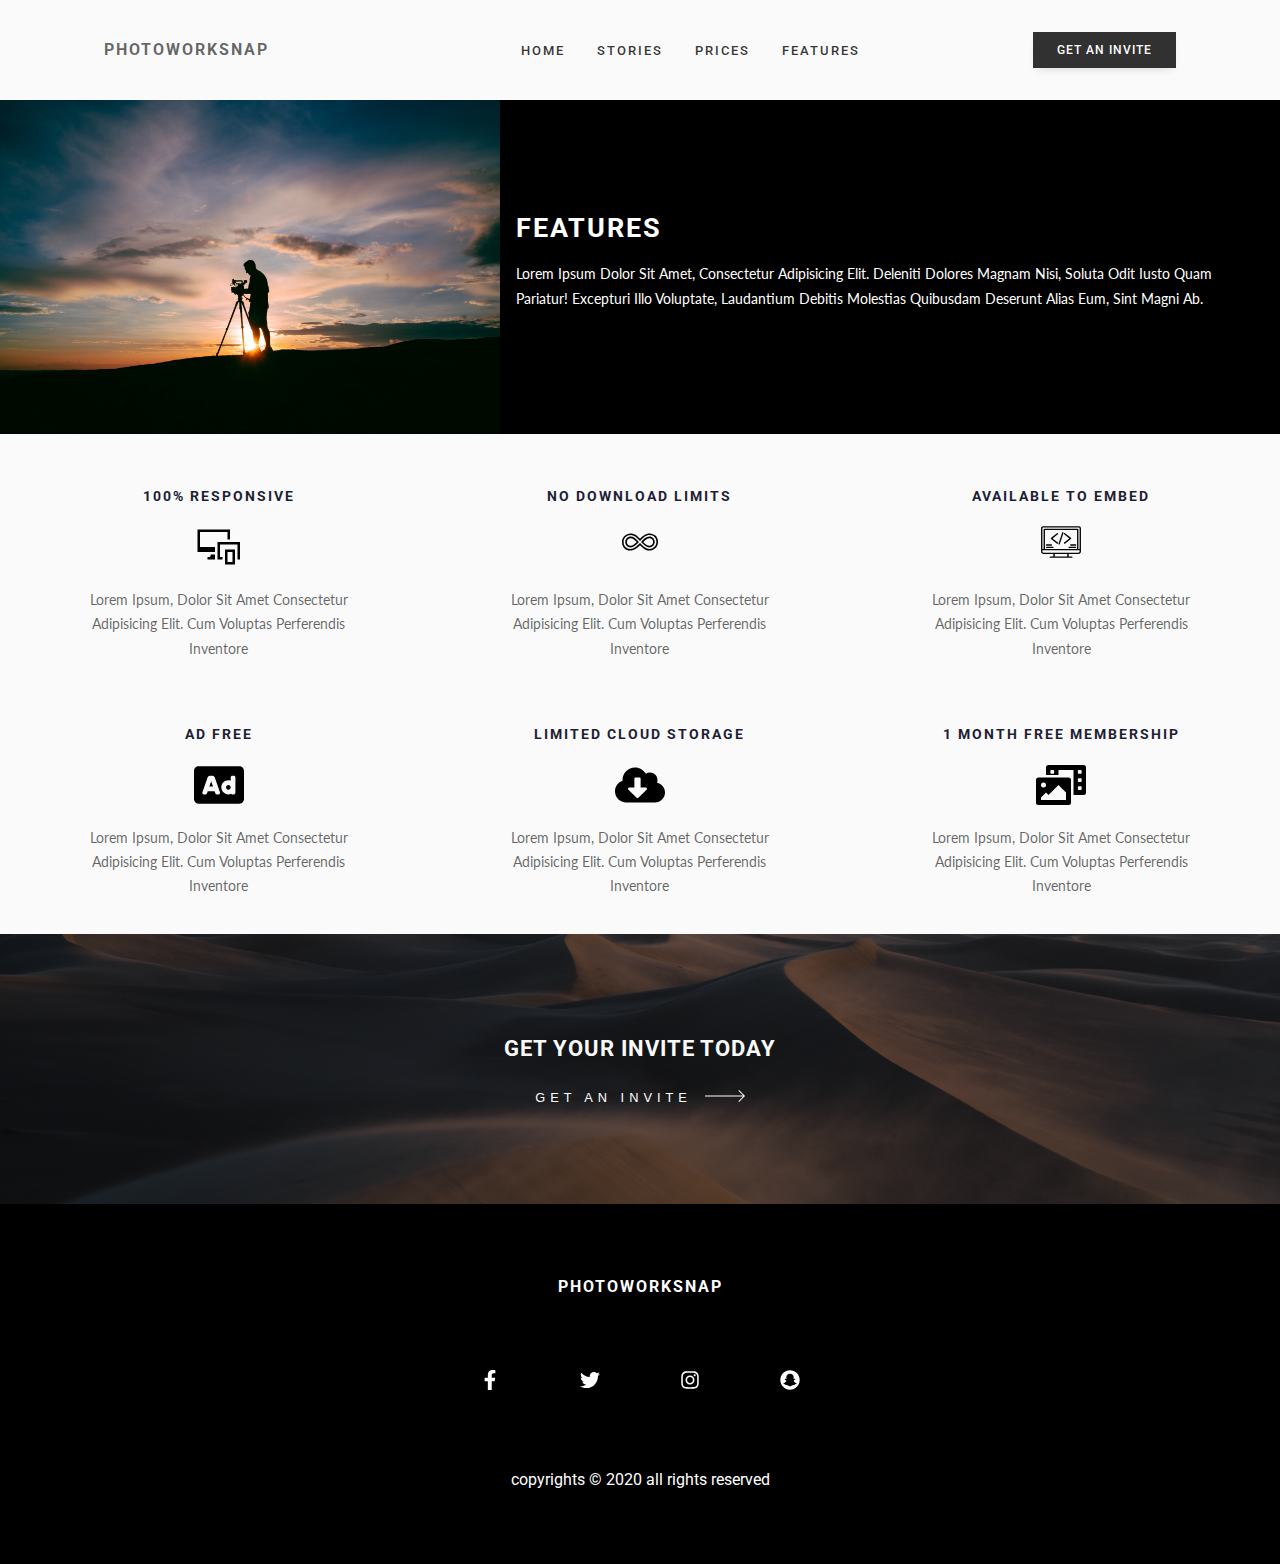
<file: features.html>
<!DOCTYPE html>
<html lang="en">
<head>
    <meta charset="UTF-8">
    <meta name="viewport" content="width=device-width, initial-scale=1.0">
    <link rel="stylesheet" href="./styles/style.css">
    <title>features</title>
</head>
<body>
    <header>
        <nav>
           <div class="logo--and--icons">
            <div class="logo">
                <h1 id="title" aria-label="title-photoWorkSnap">PhotoWorkSnap</h1>
            </div>

           <div class="icon--section">
               <button id="hamburger-icon" name="hamburger-nav-icon"><svg width="20" height="14" xmlns="http://www.w3.org/2000/svg"><path d="M20 12v2H0v-2h20zm0-6v2H0V6h20zm0-6v2H0V0h20z" fill="#000" fill-rule="evenodd"/></svg></button>
               <button id="close-icon" name="close-nav-icon">
                <svg width="16" height="16" xmlns="http://www.w3.org/2000/svg"><path d="M14.364.222l1.414 1.414L9.414 8l6.364 6.364-1.414 1.414L8 9.414l-6.364 6.364-1.414-1.414L6.586 8 .222 1.636 1.636.222 8 6.586 14.364.222z" fill="#000" fill-rule="evenodd" opacity=".201"/></svg>
               </button>
           </div> 

           </div>
            <ul id="links" class="nav-links" aria-label="navigation-links">
                <li><a href="index.html" aria-label="index-page">home</a></li>
                <li><a href="stories.html" aria-label="stories-page">stories</a></li>
                <li><a href="prices.html" aria-label="prices -page">prices</a></li>
                <li><a href="features.html" aria-label="features page">features</a></li>

            </ul>
            <button id="invite-button">get an invite</button>
        </nav>
      
        <section class="hero--section--features">
            
        <section class="hero--image">
            <img src="./image/8.jpg" alt="hero-image" srcset="">
 
         </section>
         <section class="hero--text">
             <h2>Features</h2>
             <article>
                 <p>Lorem ipsum dolor sit amet, consectetur adipisicing elit. Deleniti dolores magnam nisi, soluta odit iusto quam pariatur! Excepturi illo voluptate, laudantium debitis molestias quibusdam deserunt alias eum, sint magni ab.</p>
             </article>
 
        
         </section>
        </section>
    </header>
    <main>
        <section class="features">
            <section class="responsive">
                <h3>100% responsive</h3>
                <svg height='100px' width='100px'  fill="#000000" xmlns="http://www.w3.org/2000/svg" xmlns:xlink="http://www.w3.org/1999/xlink" version="1.1" x="0px" y="0px" viewBox="0 0 100 100" enable-background="new 0 0 100 100" xml:space="preserve"><g><path fill="#000000" d="M31.813,70.001H27v5h14.998l0,0v-10h-8.496C33.502,67.091,32.828,68.927,31.813,70.001z"></path><path fill="#000000" d="M61.998,85.001h20v-30h-20V85.001z M66.998,60.001h10v20h-10V60.001z"></path><polygon fill="#000000" points="46.998,40.001 46.998,75.001 56.998,75.001 56.998,70.001 51.998,70.001 51.998,45.001    86.998,45.001 86.998,50.001 86.998,55.001 86.998,70.001 86.998,75.001 91.998,75.001 91.998,40.001  "></polygon><polygon fill="#000000" points="12,19.999 66.998,19.999 66.998,35.001 71.998,35.001 71.998,14.999 7,14.999 7,60.001    41.998,60.001 41.998,50.001 12,50.001  "></polygon></g></svg>
                <article>
                    <p>Lorem ipsum, dolor sit amet consectetur adipisicing elit. Cum voluptas perferendis inventore</p>
                </article>

            </section>
            <section class="multiple">
                <h3>no download limits</h3>
              <svg xmlns="http://www.w3.org/2000/svg" xmlns:xlink="http://www.w3.org/1999/xlink" version="1.1" x="0px" y="0px" viewBox="0 0 100 125" enable-background="new 0 0 100 100" xml:space="preserve"><g><g><path d="M73.163,71.416c-4.539,0-8.942-1.51-13.463-4.616c-3.586-2.465-6.822-5.646-9.701-8.534    c-6.325,6.322-13.554,13.15-24.209,13.15C13.684,71.416,4.896,62.409,4.896,50c0-5.645,2.21-10.974,6.224-15.006    c4.115-4.134,9.696-6.411,15.716-6.411c4.539,0,8.943,1.51,13.464,4.617c3.586,2.464,6.821,5.646,9.7,8.534    c6.325-6.322,13.555-13.151,24.209-13.151c5.92,0,11.271,2.162,15.066,6.088c3.757,3.887,5.827,9.331,5.827,15.328    c0,5.645-2.211,10.975-6.224,15.006C84.765,69.141,79.183,71.416,73.163,71.416z M50,53.316c0.525,0,1.049,0.2,1.449,0.6    c0.305,0.306,0.612,0.614,0.922,0.926c5.825,5.849,12.428,12.478,20.792,12.478c10.005,0,17.843-7.607,17.843-17.319    c0-10.197-6.907-17.319-16.796-17.319c-9.386,0-15.834,6.461-22.069,12.709l-0.691,0.693c-0.801,0.8-2.098,0.8-2.898,0    c-0.305-0.305-0.612-0.613-0.922-0.924c-5.825-5.849-12.428-12.479-20.792-12.479C16.832,32.681,8.994,40.288,8.994,50    c0,10.197,6.907,17.319,16.796,17.319c9.385,0,15.834-6.462,22.07-12.711l0.691-0.691C48.951,53.517,49.475,53.316,50,53.316z     M73.294,63.564c-7.143,0-12.31-5.084-16.869-9.57c-0.894-0.881-1.738-1.712-2.58-2.488c-0.406-0.376-0.644-0.898-0.657-1.451    c-0.016-0.553,0.193-1.089,0.58-1.484l0.428-0.44c5.071-5.211,11.38-11.695,19.491-11.695c3.665,0,7.018,1.378,9.438,3.88    c2.407,2.487,3.733,5.927,3.733,9.685C86.858,57.479,80.773,63.564,73.294,63.564z M58.149,49.945    c0.386,0.376,0.771,0.755,1.15,1.127c4.193,4.128,8.53,8.395,13.994,8.395c5.221,0,9.467-4.247,9.467-9.467    c0-5.485-3.815-9.467-9.074-9.467C67.755,40.533,62.667,45.333,58.149,49.945z M26.313,63.564c-3.665,0-7.017-1.377-9.438-3.879    c-2.407-2.487-3.733-5.927-3.733-9.686c0-7.48,6.085-13.565,13.564-13.565c7.143,0,12.31,5.085,16.869,9.572    c0.894,0.879,1.739,1.711,2.58,2.487c0.406,0.375,0.644,0.899,0.659,1.451s-0.195,1.088-0.581,1.484l-0.43,0.441    C40.733,57.081,34.423,63.564,26.313,63.564z M26.706,40.533c-5.22,0-9.467,4.247-9.467,9.467c0,5.485,3.816,9.467,9.074,9.467    c5.932,0,11.02-4.8,15.538-9.412c-0.386-0.376-0.771-0.754-1.15-1.128C36.507,44.8,32.171,40.533,26.706,40.533z"/></g></g><text x="0" y="115" fill="#000000" font-size="0px" font-weight="bold" font-family="'Helvetica Neue', Helvetica, Arial-Unicode, Arial, Sans-serif">Created by Gimzy7</text><text x="0" y="120" fill="#000000" font-size="5px" font-weight="bold" font-family="'Helvetica Neue', Helvetica, Arial-Unicode, Arial, Sans-serif"></text></svg>
              <article>
                <p>Lorem ipsum, dolor sit amet consectetur adipisicing elit. Cum voluptas perferendis inventore</p>
            </article>


            </section>
            <section class="embed">
                <h3>available to embed</h3>
               <svg xmlns="http://www.w3.org/2000/svg" xmlns:xlink="http://www.w3.org/1999/xlink" version="1.1" x="0px" y="0px" viewBox="0 0 24 30" style="enable-background:new 0 0 24 24;" xml:space="preserve"><g><path d="M22.804,2.518h-1.442h-0.819h-0.044h-0.1h-0.796h-0.145h-0.002H2.64H1.196c-0.641,0-1.162,0.521-1.162,1.162v12.451v0.05   v0.329v0.05v1.112c0,0.85,0.691,1.541,1.541,1.541h5.818v1.47H5.534c-0.221,0-0.4,0.179-0.4,0.4s0.18,0.4,0.4,0.4h12.998   c0.221,0,0.4-0.179,0.4-0.4s-0.18-0.4-0.4-0.4h-1.926v-1.47h5.818c0.85,0,1.541-0.691,1.541-1.541v-1.112v-0.05V16.18v-0.05V3.68   C23.966,3.039,23.444,2.518,22.804,2.518z M8.269,19.212h7.463v1.47H8.269V19.212z M22.425,18.405H1.575   c-0.404,0-0.732-0.329-0.732-0.733v-0.733h22.314v0.733C23.157,18.075,22.829,18.405,22.425,18.405z M23.157,16.131H22.45V4.457   c0-0.233-0.19-0.423-0.424-0.423h-0.665h-0.816h-1.089H2.64H1.974c-0.233,0-0.424,0.19-0.424,0.423v11.673H0.843V3.68   c0-0.195,0.158-0.354,0.354-0.354h1.418H2.64h16.811c0.003,0,0.004,0.002,0.007,0.002h0.145c0.004,0,0.008-0.002,0.012-0.002h0.772   c0.004,0,0.008,0.002,0.012,0.002h0.144c0.005,0,0.01-0.002,0.016-0.002h0.804h0.025h1.417c0.195,0,0.354,0.159,0.354,0.354V16.131   z M2.359,4.842h0.28h16.816h1.089h0.816h0.28v11.289H2.359V4.842z"/><path d="M7.231,14.812H3.296c-0.221,0-0.4,0.179-0.4,0.4s0.18,0.4,0.4,0.4h3.936c0.221,0,0.4-0.179,0.4-0.4   S7.452,14.812,7.231,14.812z"/><path d="M3.296,14.223h2.936c0.221,0,0.4-0.179,0.4-0.4s-0.18-0.4-0.4-0.4H3.296c-0.221,0-0.4,0.179-0.4,0.4   S3.075,14.223,3.296,14.223z"/><path d="M20.771,14.812h-3.936c-0.221,0-0.4,0.179-0.4,0.4s0.18,0.4,0.4,0.4h3.936c0.221,0,0.4-0.179,0.4-0.4   S20.991,14.812,20.771,14.812z"/><path d="M20.771,13.424h-2.936c-0.221,0-0.4,0.179-0.4,0.4s0.18,0.4,0.4,0.4h2.936c0.221,0,0.4-0.179,0.4-0.4   S20.991,13.424,20.771,13.424z"/><path d="M18.084,9.835c0-0.122-0.056-0.236-0.15-0.312L14.39,6.687c-0.173-0.138-0.424-0.109-0.562,0.062   c-0.138,0.172-0.11,0.424,0.062,0.562l3.153,2.523l-3.153,2.523c-0.173,0.138-0.2,0.39-0.062,0.562   c0.079,0.099,0.195,0.15,0.312,0.15c0.088,0,0.176-0.028,0.25-0.087l3.544-2.835C18.028,10.072,18.084,9.957,18.084,9.835z"/><path d="M10.174,6.75c-0.14-0.172-0.391-0.201-0.562-0.062L6.066,9.523c-0.095,0.076-0.15,0.191-0.15,0.312s0.056,0.236,0.15,0.312   l3.545,2.835c0.074,0.059,0.162,0.087,0.25,0.087c0.117,0,0.233-0.051,0.312-0.15c0.138-0.173,0.11-0.424-0.062-0.562L6.957,9.835   l3.154-2.523C10.284,7.174,10.312,6.923,10.174,6.75z"/><path d="M13.263,6.091c-0.21-0.072-0.438,0.04-0.508,0.25l-2.292,6.724c-0.071,0.209,0.041,0.436,0.25,0.507   c0.043,0.015,0.086,0.021,0.129,0.021c0.166,0,0.322-0.104,0.379-0.271l2.292-6.724C13.584,6.389,13.472,6.162,13.263,6.091z"/></g><text x="0" y="39" fill="#000000" font-size="5px" font-weight="bold" font-family="'Helvetica Neue', Helvetica, Arial-Unicode, Arial, Sans-serif">Created by Atif Arshad</text><text x="0" y="44" fill="#000000" font-size="5px" font-weight="bold" font-family="'Helvetica Neue', Helvetica, Arial-Unicode, Arial, Sans-serif"></text></svg>
               <article>
                <p>Lorem ipsum, dolor sit amet consectetur adipisicing elit. Cum voluptas perferendis inventore</p>
            </article>


            </section>
            <section class="ad">
                <h3>AD free</h3>
                <svg xmlns="http://www.w3.org/2000/svg" viewBox="0 0 512 512">
                    <!--
                    Font Awesome Free 5.15.0 by @fontawesome - https://fontawesome.com
                    License - https://fontawesome.com/license/free (Icons: CC BY 4.0, Fonts: SIL OFL 1.1, Code: MIT License)
                    -->
                    <path d="M157.52 272h36.96L176 218.78 157.52 272zM352 256c-13.23 0-24 10.77-24 24s10.77 24 24 24 24-10.77 24-24-10.77-24-24-24zM464 64H48C21.5 64 0 85.5 0 112v288c0 26.5 21.5 48 48 48h416c26.5 0 48-21.5 48-48V112c0-26.5-21.5-48-48-48zM250.58 352h-16.94c-6.81 0-12.88-4.32-15.12-10.75L211.15 320h-70.29l-7.38 21.25A16 16 0 0 1 118.36 352h-16.94c-11.01 0-18.73-10.85-15.12-21.25L140 176.12A23.995 23.995 0 0 1 162.67 160h26.66A23.99 23.99 0 0 1 212 176.13l53.69 154.62c3.61 10.4-4.11 21.25-15.11 21.25zM424 336c0 8.84-7.16 16-16 16h-16c-4.85 0-9.04-2.27-11.98-5.68-8.62 3.66-18.09 5.68-28.02 5.68-39.7 0-72-32.3-72-72s32.3-72 72-72c8.46 0 16.46 1.73 24 4.42V176c0-8.84 7.16-16 16-16h16c8.84 0 16 7.16 16 16v160z"/></svg>
                <article>
                    <p>Lorem ipsum, dolor sit amet consectetur adipisicing elit. Cum voluptas perferendis inventore</p>
                </article>

            </section>
            <section class="cloud-storage">
                <h3>limited cloud storage</h3>
                <svg xmlns="http://www.w3.org/2000/svg" viewBox="0 0 640 512">
                    <!--
                    Font Awesome Free 5.15.0 by @fontawesome - https://fontawesome.com
                    License - https://fontawesome.com/license/free (Icons: CC BY 4.0, Fonts: SIL OFL 1.1, Code: MIT License)
                    -->
                    <path d="M537.6 226.6c4.1-10.7 6.4-22.4 6.4-34.6 0-53-43-96-96-96-19.7 0-38.1 6-53.3 16.2C367 64.2 315.3 32 256 32c-88.4 0-160 71.6-160 160 0 2.7.1 5.4.2 8.1C40.2 219.8 0 273.2 0 336c0 79.5 64.5 144 144 144h368c70.7 0 128-57.3 128-128 0-61.9-44-113.6-102.4-125.4zm-132.9 88.7L299.3 420.7c-6.2 6.2-16.4 6.2-22.6 0L171.3 315.3c-10.1-10.1-2.9-27.3 11.3-27.3H248V176c0-8.8 7.2-16 16-16h48c8.8 0 16 7.2 16 16v112h65.4c14.2 0 21.4 17.2 11.3 27.3z"/></svg>
              <article>
                <p>Lorem ipsum, dolor sit amet consectetur adipisicing elit. Cum voluptas perferendis inventore</p>
            </article>


            </section>
            <section class="editing">
                <h3>1 month free membership</h3>
                <svg xmlns="http://www.w3.org/2000/svg" viewBox="0 0 640 512">
                    <!--
                    Font Awesome Free 5.15.0 by @fontawesome - https://fontawesome.com
                    License - https://fontawesome.com/license/free (Icons: CC BY 4.0, Fonts: SIL OFL 1.1, Code: MIT License)
                    -->
                    <path d="M608 0H160a32 32 0 0 0-32 32v96h160V64h192v320h128a32 32 0 0 0 32-32V32a32 32 0 0 0-32-32zM232 103a9 9 0 0 1-9 9h-30a9 9 0 0 1-9-9V73a9 9 0 0 1 9-9h30a9 9 0 0 1 9 9zm352 208a9 9 0 0 1-9 9h-30a9 9 0 0 1-9-9v-30a9 9 0 0 1 9-9h30a9 9 0 0 1 9 9zm0-104a9 9 0 0 1-9 9h-30a9 9 0 0 1-9-9v-30a9 9 0 0 1 9-9h30a9 9 0 0 1 9 9zm0-104a9 9 0 0 1-9 9h-30a9 9 0 0 1-9-9V73a9 9 0 0 1 9-9h30a9 9 0 0 1 9 9zm-168 57H32a32 32 0 0 0-32 32v288a32 32 0 0 0 32 32h384a32 32 0 0 0 32-32V192a32 32 0 0 0-32-32zM96 224a32 32 0 1 1-32 32 32 32 0 0 1 32-32zm288 224H64v-32l64-64 32 32 128-128 96 96z"/></svg>
               <article>
                <p>Lorem ipsum, dolor sit amet consectetur adipisicing elit. Cum voluptas perferendis inventore</p>
            </article>


            </section>



        </section>
        <section class="invite">
            <h2>get your invite today</h2>
            <button class="section--button"  id="get-invite-2" name="get--invite">get an invite<svg width="40" height="12" xmlns="http://www.w3.org/2000/svg"><path d="M34.05 0l5.481 5.527h.008v.008L40 6l-.461.465v.063l-.062-.001L34.049 12l-.662-.668 4.765-4.805H0v-1h38.206l-4.82-4.86L34.05 0z" fill="#fff" fill-rule="nonzero"/></svg></button>
        </section>

    </main>

 
    <footer>
        <h1 id="title" aria-label="title-photoWorkSnap">PhotoWorkSnap</h1>
        <div class="social-media">
         <a href=""><svg xmlns="http://www.w3.org/2000/svg" viewBox="0 0 320 512">
                <!--
                Font Awesome Free 5.15.0 by @fontawesome - https://fontawesome.com
                License - https://fontawesome.com/license/free (Icons: CC BY 4.0, Fonts: SIL OFL 1.1, Code: MIT License)
                -->
                <path d="M279.14 288l14.22-92.66h-88.91v-60.13c0-25.35 12.42-50.06 52.24-50.06h40.42V6.26S260.43 0 225.36 0c-73.22 0-121.08 44.38-121.08 124.72v70.62H22.89V288h81.39v224h100.17V288z"/></svg></a>
        <a href=""><svg xmlns="http://www.w3.org/2000/svg" viewBox="0 0 512 512">
                    <!--
                    Font Awesome Free 5.15.0 by @fontawesome - https://fontawesome.com
                    License - https://fontawesome.com/license/free (Icons: CC BY 4.0, Fonts: SIL OFL 1.1, Code: MIT License)
                    -->
                    <path d="M459.37 151.716c.325 4.548.325 9.097.325 13.645 0 138.72-105.583 298.558-298.558 298.558-59.452 0-114.68-17.219-161.137-47.106 8.447.974 16.568 1.299 25.34 1.299 49.055 0 94.213-16.568 130.274-44.832-46.132-.975-84.792-31.188-98.112-72.772 6.498.974 12.995 1.624 19.818 1.624 9.421 0 18.843-1.3 27.614-3.573-48.081-9.747-84.143-51.98-84.143-102.985v-1.299c13.969 7.797 30.214 12.67 47.431 13.319-28.264-18.843-46.781-51.005-46.781-87.391 0-19.492 5.197-37.36 14.294-52.954 51.655 63.675 129.3 105.258 216.365 109.807-1.624-7.797-2.599-15.918-2.599-24.04 0-57.828 46.782-104.934 104.934-104.934 30.213 0 57.502 12.67 76.67 33.137 23.715-4.548 46.456-13.32 66.599-25.34-7.798 24.366-24.366 44.833-46.132 57.827 21.117-2.273 41.584-8.122 60.426-16.243-14.292 20.791-32.161 39.308-52.628 54.253z"/></svg></a>
           
       <a href=""><svg xmlns="http://www.w3.org/2000/svg" viewBox="0 0 448 512">
        <!--
        Font Awesome Free 5.15.0 by @fontawesome - https://fontawesome.com
        License - https://fontawesome.com/license/free (Icons: CC BY 4.0, Fonts: SIL OFL 1.1, Code: MIT License)
        -->
        <path d="M224.1 141c-63.6 0-114.9 51.3-114.9 114.9s51.3 114.9 114.9 114.9S339 319.5 339 255.9 287.7 141 224.1 141zm0 189.6c-41.1 0-74.7-33.5-74.7-74.7s33.5-74.7 74.7-74.7 74.7 33.5 74.7 74.7-33.6 74.7-74.7 74.7zm146.4-194.3c0 14.9-12 26.8-26.8 26.8-14.9 0-26.8-12-26.8-26.8s12-26.8 26.8-26.8 26.8 12 26.8 26.8zm76.1 27.2c-1.7-35.9-9.9-67.7-36.2-93.9-26.2-26.2-58-34.4-93.9-36.2-37-2.1-147.9-2.1-184.9 0-35.8 1.7-67.6 9.9-93.9 36.1s-34.4 58-36.2 93.9c-2.1 37-2.1 147.9 0 184.9 1.7 35.9 9.9 67.7 36.2 93.9s58 34.4 93.9 36.2c37 2.1 147.9 2.1 184.9 0 35.9-1.7 67.7-9.9 93.9-36.2 26.2-26.2 34.4-58 36.2-93.9 2.1-37 2.1-147.8 0-184.8zM398.8 388c-7.8 19.6-22.9 34.7-42.6 42.6-29.5 11.7-99.5 9-132.1 9s-102.7 2.6-132.1-9c-19.6-7.8-34.7-22.9-42.6-42.6-11.7-29.5-9-99.5-9-132.1s-2.6-102.7 9-132.1c7.8-19.6 22.9-34.7 42.6-42.6 29.5-11.7 99.5-9 132.1-9s102.7-2.6 132.1 9c19.6 7.8 34.7 22.9 42.6 42.6 11.7 29.5 9 99.5 9 132.1s2.7 102.7-9 132.1z"/></svg></a>
       
       <a href=""><svg xmlns="http://www.w3.org/2000/svg" viewBox="0 0 496 512">
        <!--
        Font Awesome Free 5.15.0 by @fontawesome - https://fontawesome.com
        License - https://fontawesome.com/license/free (Icons: CC BY 4.0, Fonts: SIL OFL 1.1, Code: MIT License)
        -->
        <path d="M248 8C111 8 0 119 0 256s111 248 248 248 248-111 248-248S385 8 248 8zm169.5 338.9c-3.5 8.1-18.1 14-44.8 18.2-1.4 1.9-2.5 9.8-4.3 15.9-1.1 3.7-3.7 5.9-8.1 5.9h-.2c-6.2 0-12.8-2.9-25.8-2.9-17.6 0-23.7 4-37.4 13.7-14.5 10.3-28.4 19.1-49.2 18.2-21 1.6-38.6-11.2-48.5-18.2-13.8-9.7-19.8-13.7-37.4-13.7-12.5 0-20.4 3.1-25.8 3.1-5.4 0-7.5-3.3-8.3-6-1.8-6.1-2.9-14.1-4.3-16-13.8-2.1-44.8-7.5-45.5-21.4-.2-3.6 2.3-6.8 5.9-7.4 46.3-7.6 67.1-55.1 68-57.1 0-.1.1-.2.2-.3 2.5-5 3-9.2 1.6-12.5-3.4-7.9-17.9-10.7-24-13.2-15.8-6.2-18-13.4-17-18.3 1.6-8.5 14.4-13.8 21.9-10.3 5.9 2.8 11.2 4.2 15.7 4.2 3.3 0 5.5-.8 6.6-1.4-1.4-23.9-4.7-58 3.8-77.1C183.1 100 230.7 96 244.7 96c.6 0 6.1-.1 6.7-.1 34.7 0 68 17.8 84.3 54.3 8.5 19.1 5.2 53.1 3.8 77.1 1.1.6 2.9 1.3 5.7 1.4 4.3-.2 9.2-1.6 14.7-4.2 4-1.9 9.6-1.6 13.6 0 6.3 2.3 10.3 6.8 10.4 11.9.1 6.5-5.7 12.1-17.2 16.6-1.4.6-3.1 1.1-4.9 1.7-6.5 2.1-16.4 5.2-19 11.5-1.4 3.3-.8 7.5 1.6 12.5.1.1.1.2.2.3.9 2 21.7 49.5 68 57.1 4 1 7.1 5.5 4.9 10.8z"/></svg></a>
       
         </div>
       
         <p> copyrights	&copy; 2020 all rights reserved</p>

    </footer>
    <script src="./js/main.js"></script>
</body>
</html>
</file>
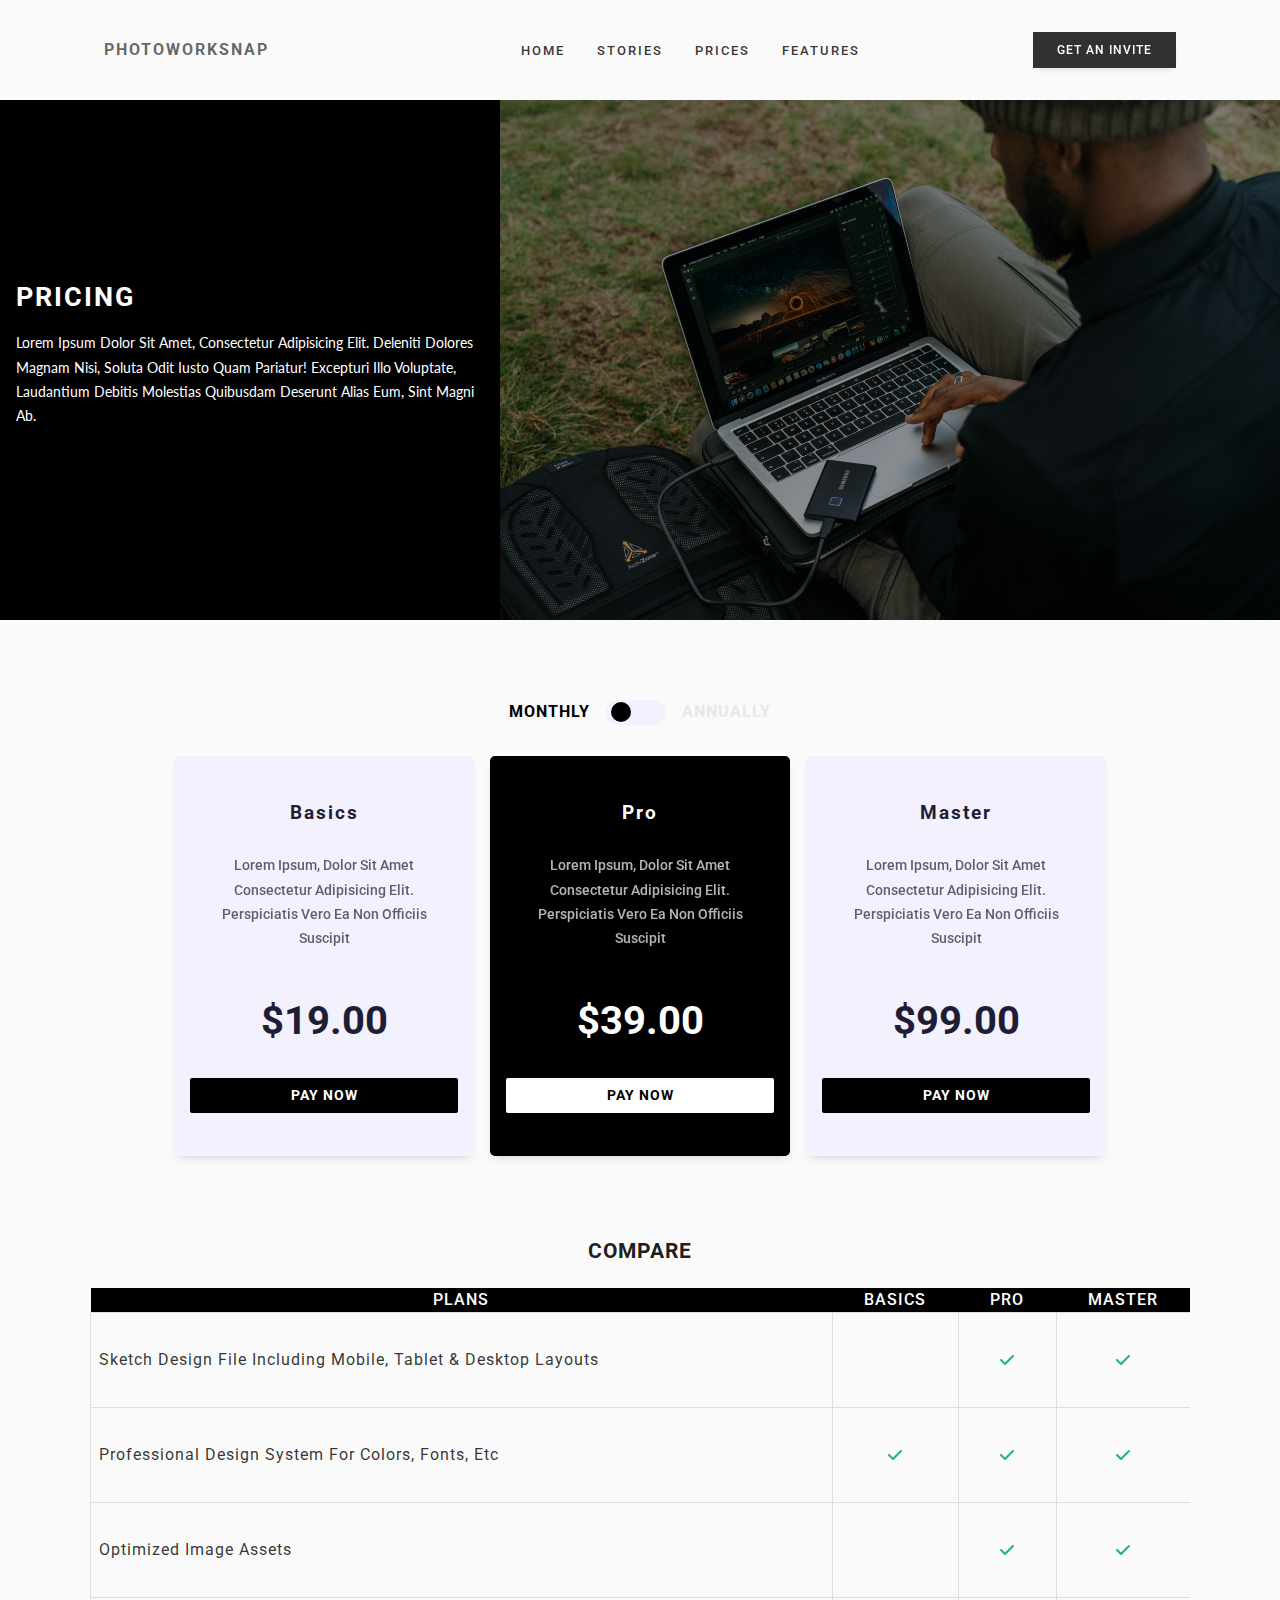
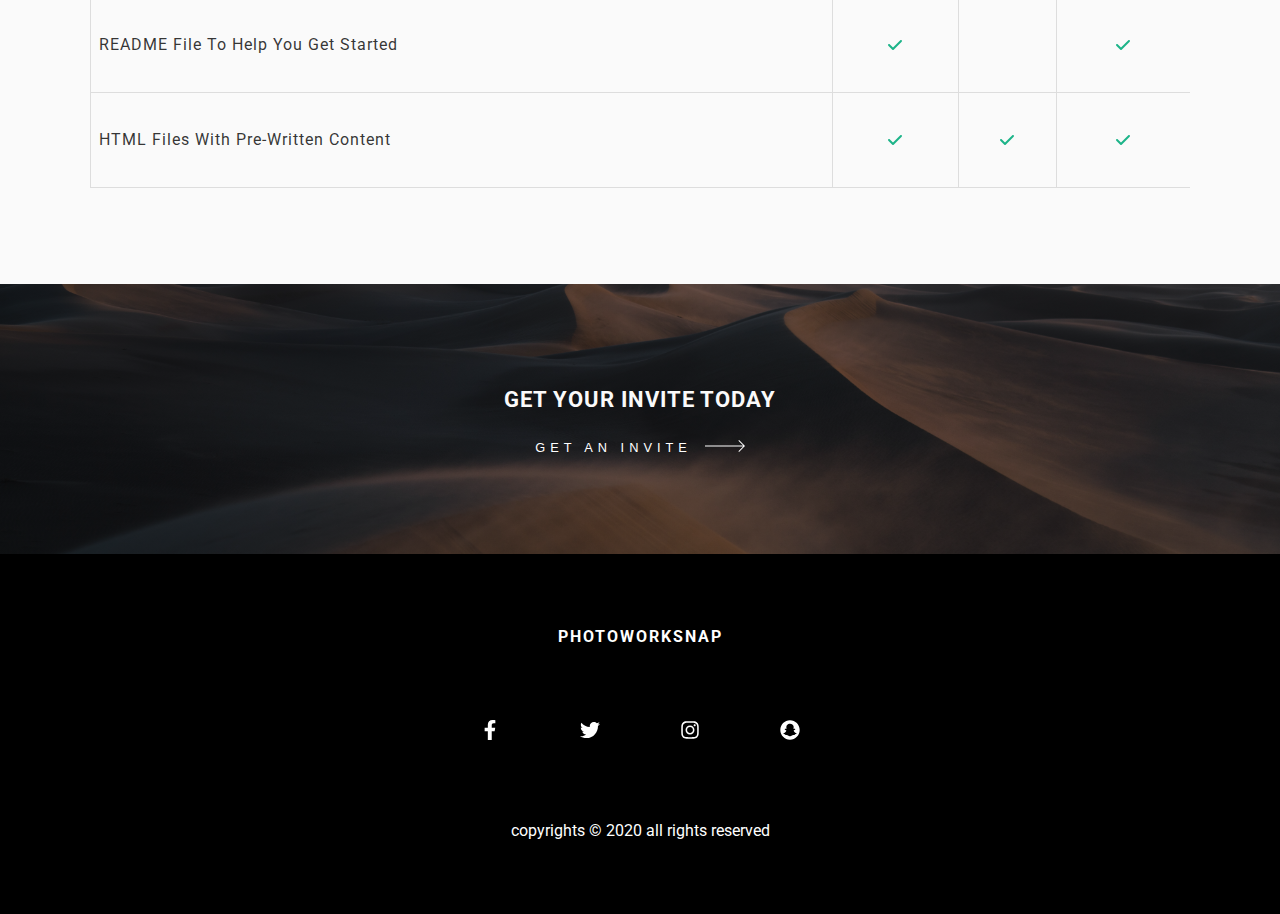
<file: prices.html>
<!DOCTYPE html>
<html lang="en">
<head>
    <meta charset="UTF-8">
    <meta name="viewport" content="width=device-width, initial-scale=1.0">
    <link rel="stylesheet" href="./styles/style.css">
    <title>prices</title>
</head>
<body>
    <header>
        <nav>
           <div class="logo--and--icons">
            <div class="logo">
                <h1 id="title" aria-label="title-photoWorkSnap">PhotoWorkSnap</h1>
            </div>

           <div class="icon--section">
               <button id="hamburger-icon" name="hamburger-nav-icon"><svg width="20" height="14" xmlns="http://www.w3.org/2000/svg"><path d="M20 12v2H0v-2h20zm0-6v2H0V6h20zm0-6v2H0V0h20z" fill="#000" fill-rule="evenodd"/></svg></button>
               <button id="close-icon" name="close-nav-icon">
                <svg width="16" height="16" xmlns="http://www.w3.org/2000/svg"><path d="M14.364.222l1.414 1.414L9.414 8l6.364 6.364-1.414 1.414L8 9.414l-6.364 6.364-1.414-1.414L6.586 8 .222 1.636 1.636.222 8 6.586 14.364.222z" fill="#000" fill-rule="evenodd" opacity=".201"/></svg>
               </button>
           </div> 

           </div>
            <ul id="links" class="nav-links" aria-label="navigation-links">
                <li><a href="index.html" aria-label="index-page">home</a></li>
                <li><a href="stories.html" aria-label="stories-page">stories</a></li>
                <li><a href="prices.html" aria-label="prices -page">prices</a></li>
                <li><a href="features.html" aria-label="features page">features</a></li>

            </ul>
            <button id="invite-button">get an invite</button>
        </nav>
      
        <section class="hero--section--price">
            
        <section class="hero--image">
            <img src="./image/7.jpg" alt="hero-image" srcset="">
 
         </section>
         <section class="hero--text">
             <h2>pricing</h2>
             <article>
                 <p>Lorem ipsum dolor sit amet, consectetur adipisicing elit. Deleniti dolores magnam nisi, soluta odit iusto quam pariatur! Excepturi illo voluptate, laudantium debitis molestias quibusdam deserunt alias eum, sint magni ab.</p>
             </article>
 
           
 
         </section>
        </section>
    </header>
    <main>
        <section class="container">
         <section class="toggle-section">
            <h2 class="current">monthly</h2>
            <label for="toggle-label" id="toggle">
               
                <button id="toggle-button"></button>
            
            </label>
            <h2>annually</h2>
         </section>
            <section class="cards">
                <section class="card">
                    <div class="card-content">
                        <h3>basics</h3>
                        <article>
                            <p>Lorem ipsum, dolor sit amet consectetur adipisicing elit. Perspiciatis vero ea non officiis suscipit</p>
                        </article>
                        <span class="price monthly">&#36;19.00</span>
                        <button id="paynow">pay now</button>

                    </div>

                </section>
                <section class="card">
                    <div class="card-content">
                        <h3>pro</h3>
                        <article>
                            <p>Lorem ipsum, dolor sit amet consectetur adipisicing elit. Perspiciatis vero ea non officiis suscipit</p>
                        </article>
                        <span class="price monthly">&#36;39.00</span>
                        <button id="paynow middle">pay now</button>

                    </div>

                </section>
                <section class="card">
                    <div class="card-content">
                        <h3>master</h3>
                        <article>
                            <p>Lorem ipsum, dolor sit amet consectetur adipisicing elit. Perspiciatis vero ea non officiis suscipit</p>
                        </article>
                        <span class="price monthly">&#36;99.00</span>
                        <button id="paynow">pay now</button>

                    </div>

                </section>

            </section>
            <section class="compare">
                <h2>compare</h2>
                <table>
                  
                    <thead>
                        <th>plans</th>
                        <th>basics</th>
                        <th>pro</th>
                        <th>master</th>
                    </thead>
                    <tbody>
                       <tr>
                        <td>Sketch design file including mobile, tablet & desktop layouts</td>
                           <td>
                            </td>
                            <td><svg width="20" height="20" viewBox="0 0 20 20" fill="none" xmlns="http://www.w3.org/2000/svg">

                                <path fill-rule="evenodd" clip-rule="evenodd" d="M16.7071 5.29289C17.0976 5.68342 17.0976 6.31658 16.7071 6.70711L8.70711 14.7071C8.31658 15.0976 7.68342 15.0976 7.29289 14.7071L3.29289 10.7071C2.90237 10.3166 2.90237 9.68342 3.29289 9.29289C3.68342 8.90237 4.31658 8.90237 4.70711 9.29289L8 12.5858L15.2929 5.29289C15.6834 4.90237 16.3166 4.90237 16.7071 5.29289Z" fill="hsl(163, 72%, 41%)"/>
                                </svg>
                                </td>
                                <td><svg width="20" height="20" viewBox="0 0 20 20" fill="none" xmlns="http://www.w3.org/2000/svg">

                                    <path fill-rule="evenodd" clip-rule="evenodd" d="M16.7071 5.29289C17.0976 5.68342 17.0976 6.31658 16.7071 6.70711L8.70711 14.7071C8.31658 15.0976 7.68342 15.0976 7.29289 14.7071L3.29289 10.7071C2.90237 10.3166 2.90237 9.68342 3.29289 9.29289C3.68342 8.90237 4.31658 8.90237 4.70711 9.29289L8 12.5858L15.2929 5.29289C15.6834 4.90237 16.3166 4.90237 16.7071 5.29289Z" fill="hsl(163, 72%, 41%)"/>
                                    </svg>
                                    </td>
                       
                      
                       
                       </tr>
                       <tr>
                        <td>Professional design system for colors, fonts, etc</td>
                        <td><svg width="20" height="20" viewBox="0 0 20 20" fill="none" xmlns="http://www.w3.org/2000/svg">

                            <path fill-rule="evenodd" clip-rule="evenodd" d="M16.7071 5.29289C17.0976 5.68342 17.0976 6.31658 16.7071 6.70711L8.70711 14.7071C8.31658 15.0976 7.68342 15.0976 7.29289 14.7071L3.29289 10.7071C2.90237 10.3166 2.90237 9.68342 3.29289 9.29289C3.68342 8.90237 4.31658 8.90237 4.70711 9.29289L8 12.5858L15.2929 5.29289C15.6834 4.90237 16.3166 4.90237 16.7071 5.29289Z" fill="hsl(163, 72%, 41%)"/>
                            </svg>
                            </td>
                            <td><svg width="20" height="20" viewBox="0 0 20 20" fill="none" xmlns="http://www.w3.org/2000/svg">

                                <path fill-rule="evenodd" clip-rule="evenodd" d="M16.7071 5.29289C17.0976 5.68342 17.0976 6.31658 16.7071 6.70711L8.70711 14.7071C8.31658 15.0976 7.68342 15.0976 7.29289 14.7071L3.29289 10.7071C2.90237 10.3166 2.90237 9.68342 3.29289 9.29289C3.68342 8.90237 4.31658 8.90237 4.70711 9.29289L8 12.5858L15.2929 5.29289C15.6834 4.90237 16.3166 4.90237 16.7071 5.29289Z" fill="hsl(163, 72%, 41%)"/>
                                </svg>
                                </td>
                                <td><svg width="20" height="20" viewBox="0 0 20 20" fill="none" xmlns="http://www.w3.org/2000/svg">

                                    <path fill-rule="evenodd" clip-rule="evenodd" d="M16.7071 5.29289C17.0976 5.68342 17.0976 6.31658 16.7071 6.70711L8.70711 14.7071C8.31658 15.0976 7.68342 15.0976 7.29289 14.7071L3.29289 10.7071C2.90237 10.3166 2.90237 9.68342 3.29289 9.29289C3.68342 8.90237 4.31658 8.90237 4.70711 9.29289L8 12.5858L15.2929 5.29289C15.6834 4.90237 16.3166 4.90237 16.7071 5.29289Z" fill="hsl(163, 72%, 41%)"/>
                                    </svg>
                                    </td>
                       </tr>
                       <tr>
                        <td>Optimized image assets</td>
                        <td></td>
                        <td><svg width="20" height="20" viewBox="0 0 20 20" fill="none" xmlns="http://www.w3.org/2000/svg">

                            <path fill-rule="evenodd" clip-rule="evenodd" d="M16.7071 5.29289C17.0976 5.68342 17.0976 6.31658 16.7071 6.70711L8.70711 14.7071C8.31658 15.0976 7.68342 15.0976 7.29289 14.7071L3.29289 10.7071C2.90237 10.3166 2.90237 9.68342 3.29289 9.29289C3.68342 8.90237 4.31658 8.90237 4.70711 9.29289L8 12.5858L15.2929 5.29289C15.6834 4.90237 16.3166 4.90237 16.7071 5.29289Z" fill="hsl(163, 72%, 41%)"/>
                            </svg>
                            </td>
                            <td><svg width="20" height="20" viewBox="0 0 20 20" fill="none" xmlns="http://www.w3.org/2000/svg">

                                <path fill-rule="evenodd" clip-rule="evenodd" d="M16.7071 5.29289C17.0976 5.68342 17.0976 6.31658 16.7071 6.70711L8.70711 14.7071C8.31658 15.0976 7.68342 15.0976 7.29289 14.7071L3.29289 10.7071C2.90237 10.3166 2.90237 9.68342 3.29289 9.29289C3.68342 8.90237 4.31658 8.90237 4.70711 9.29289L8 12.5858L15.2929 5.29289C15.6834 4.90237 16.3166 4.90237 16.7071 5.29289Z" fill="hsl(163, 72%, 41%)"/>
                                </svg>
                                </td>
                       </tr>
                       <tr>
                           
                        <td>README file to help you get started</td>
                        <td><svg width="20" height="20" viewBox="0 0 20 20" fill="none" xmlns="http://www.w3.org/2000/svg">

                            <path fill-rule="evenodd" clip-rule="evenodd" d="M16.7071 5.29289C17.0976 5.68342 17.0976 6.31658 16.7071 6.70711L8.70711 14.7071C8.31658 15.0976 7.68342 15.0976 7.29289 14.7071L3.29289 10.7071C2.90237 10.3166 2.90237 9.68342 3.29289 9.29289C3.68342 8.90237 4.31658 8.90237 4.70711 9.29289L8 12.5858L15.2929 5.29289C15.6834 4.90237 16.3166 4.90237 16.7071 5.29289Z" fill="hsl(163, 72%, 41%)"/>
                            </svg>
                            </td>
                            <td>
                                </td>
                                <td><svg width="20" height="20" viewBox="0 0 20 20" fill="none" xmlns="http://www.w3.org/2000/svg">

                                    <path fill-rule="evenodd" clip-rule="evenodd" d="M16.7071 5.29289C17.0976 5.68342 17.0976 6.31658 16.7071 6.70711L8.70711 14.7071C8.31658 15.0976 7.68342 15.0976 7.29289 14.7071L3.29289 10.7071C2.90237 10.3166 2.90237 9.68342 3.29289 9.29289C3.68342 8.90237 4.31658 8.90237 4.70711 9.29289L8 12.5858L15.2929 5.29289C15.6834 4.90237 16.3166 4.90237 16.7071 5.29289Z" fill="hsl(163, 72%, 41%)"/>
                                    </svg>
                                    </td>
                       </tr>
                       <tr>
                        <td>HTML files with pre-written content</td>
                        <td><svg width="20" height="20" viewBox="0 0 20 20" fill="none" xmlns="http://www.w3.org/2000/svg">

                            <path fill-rule="evenodd" clip-rule="evenodd" d="M16.7071 5.29289C17.0976 5.68342 17.0976 6.31658 16.7071 6.70711L8.70711 14.7071C8.31658 15.0976 7.68342 15.0976 7.29289 14.7071L3.29289 10.7071C2.90237 10.3166 2.90237 9.68342 3.29289 9.29289C3.68342 8.90237 4.31658 8.90237 4.70711 9.29289L8 12.5858L15.2929 5.29289C15.6834 4.90237 16.3166 4.90237 16.7071 5.29289Z" fill="hsl(163, 72%, 41%)"/>
                            </svg>
                            </td>
                            <td><svg width="20" height="20" viewBox="0 0 20 20" fill="none" xmlns="http://www.w3.org/2000/svg">

                                <path fill-rule="evenodd" clip-rule="evenodd" d="M16.7071 5.29289C17.0976 5.68342 17.0976 6.31658 16.7071 6.70711L8.70711 14.7071C8.31658 15.0976 7.68342 15.0976 7.29289 14.7071L3.29289 10.7071C2.90237 10.3166 2.90237 9.68342 3.29289 9.29289C3.68342 8.90237 4.31658 8.90237 4.70711 9.29289L8 12.5858L15.2929 5.29289C15.6834 4.90237 16.3166 4.90237 16.7071 5.29289Z" fill="hsl(163, 72%, 41%)"/>
                                </svg>
                                </td>
                                <td><svg width="20" height="20" viewBox="0 0 20 20" fill="none" xmlns="http://www.w3.org/2000/svg">

                                    <path fill-rule="evenodd" clip-rule="evenodd" d="M16.7071 5.29289C17.0976 5.68342 17.0976 6.31658 16.7071 6.70711L8.70711 14.7071C8.31658 15.0976 7.68342 15.0976 7.29289 14.7071L3.29289 10.7071C2.90237 10.3166 2.90237 9.68342 3.29289 9.29289C3.68342 8.90237 4.31658 8.90237 4.70711 9.29289L8 12.5858L15.2929 5.29289C15.6834 4.90237 16.3166 4.90237 16.7071 5.29289Z" fill="hsl(163, 72%, 41%)"/>
                                    </svg>
                                    </td>
                       </tr>

                    </tbody>
                </table>

            </section>
          
        </section>
        <section class="invite">
            <h2>get your invite today</h2>
            <button class="section--button"  id="get-invite-2" name="get--invite">get an invite<svg width="40" height="12" xmlns="http://www.w3.org/2000/svg"><path d="M34.05 0l5.481 5.527h.008v.008L40 6l-.461.465v.063l-.062-.001L34.049 12l-.662-.668 4.765-4.805H0v-1h38.206l-4.82-4.86L34.05 0z" fill="#fff" fill-rule="nonzero"/></svg></button>
        </section>
    </main>

  
    <footer>
        <h1 id="title" aria-label="title-photoWorkSnap">PhotoWorkSnap</h1>
        <div class="social-media">
         <a href=""><svg xmlns="http://www.w3.org/2000/svg" viewBox="0 0 320 512">
                <!--
                Font Awesome Free 5.15.0 by @fontawesome - https://fontawesome.com
                License - https://fontawesome.com/license/free (Icons: CC BY 4.0, Fonts: SIL OFL 1.1, Code: MIT License)
                -->
                <path d="M279.14 288l14.22-92.66h-88.91v-60.13c0-25.35 12.42-50.06 52.24-50.06h40.42V6.26S260.43 0 225.36 0c-73.22 0-121.08 44.38-121.08 124.72v70.62H22.89V288h81.39v224h100.17V288z"/></svg></a>
        <a href=""><svg xmlns="http://www.w3.org/2000/svg" viewBox="0 0 512 512">
                    <!--
                    Font Awesome Free 5.15.0 by @fontawesome - https://fontawesome.com
                    License - https://fontawesome.com/license/free (Icons: CC BY 4.0, Fonts: SIL OFL 1.1, Code: MIT License)
                    -->
                    <path d="M459.37 151.716c.325 4.548.325 9.097.325 13.645 0 138.72-105.583 298.558-298.558 298.558-59.452 0-114.68-17.219-161.137-47.106 8.447.974 16.568 1.299 25.34 1.299 49.055 0 94.213-16.568 130.274-44.832-46.132-.975-84.792-31.188-98.112-72.772 6.498.974 12.995 1.624 19.818 1.624 9.421 0 18.843-1.3 27.614-3.573-48.081-9.747-84.143-51.98-84.143-102.985v-1.299c13.969 7.797 30.214 12.67 47.431 13.319-28.264-18.843-46.781-51.005-46.781-87.391 0-19.492 5.197-37.36 14.294-52.954 51.655 63.675 129.3 105.258 216.365 109.807-1.624-7.797-2.599-15.918-2.599-24.04 0-57.828 46.782-104.934 104.934-104.934 30.213 0 57.502 12.67 76.67 33.137 23.715-4.548 46.456-13.32 66.599-25.34-7.798 24.366-24.366 44.833-46.132 57.827 21.117-2.273 41.584-8.122 60.426-16.243-14.292 20.791-32.161 39.308-52.628 54.253z"/></svg></a>
           
       <a href=""><svg xmlns="http://www.w3.org/2000/svg" viewBox="0 0 448 512">
        <!--
        Font Awesome Free 5.15.0 by @fontawesome - https://fontawesome.com
        License - https://fontawesome.com/license/free (Icons: CC BY 4.0, Fonts: SIL OFL 1.1, Code: MIT License)
        -->
        <path d="M224.1 141c-63.6 0-114.9 51.3-114.9 114.9s51.3 114.9 114.9 114.9S339 319.5 339 255.9 287.7 141 224.1 141zm0 189.6c-41.1 0-74.7-33.5-74.7-74.7s33.5-74.7 74.7-74.7 74.7 33.5 74.7 74.7-33.6 74.7-74.7 74.7zm146.4-194.3c0 14.9-12 26.8-26.8 26.8-14.9 0-26.8-12-26.8-26.8s12-26.8 26.8-26.8 26.8 12 26.8 26.8zm76.1 27.2c-1.7-35.9-9.9-67.7-36.2-93.9-26.2-26.2-58-34.4-93.9-36.2-37-2.1-147.9-2.1-184.9 0-35.8 1.7-67.6 9.9-93.9 36.1s-34.4 58-36.2 93.9c-2.1 37-2.1 147.9 0 184.9 1.7 35.9 9.9 67.7 36.2 93.9s58 34.4 93.9 36.2c37 2.1 147.9 2.1 184.9 0 35.9-1.7 67.7-9.9 93.9-36.2 26.2-26.2 34.4-58 36.2-93.9 2.1-37 2.1-147.8 0-184.8zM398.8 388c-7.8 19.6-22.9 34.7-42.6 42.6-29.5 11.7-99.5 9-132.1 9s-102.7 2.6-132.1-9c-19.6-7.8-34.7-22.9-42.6-42.6-11.7-29.5-9-99.5-9-132.1s-2.6-102.7 9-132.1c7.8-19.6 22.9-34.7 42.6-42.6 29.5-11.7 99.5-9 132.1-9s102.7-2.6 132.1 9c19.6 7.8 34.7 22.9 42.6 42.6 11.7 29.5 9 99.5 9 132.1s2.7 102.7-9 132.1z"/></svg></a>
       
       <a href=""><svg xmlns="http://www.w3.org/2000/svg" viewBox="0 0 496 512">
        <!--
        Font Awesome Free 5.15.0 by @fontawesome - https://fontawesome.com
        License - https://fontawesome.com/license/free (Icons: CC BY 4.0, Fonts: SIL OFL 1.1, Code: MIT License)
        -->
        <path d="M248 8C111 8 0 119 0 256s111 248 248 248 248-111 248-248S385 8 248 8zm169.5 338.9c-3.5 8.1-18.1 14-44.8 18.2-1.4 1.9-2.5 9.8-4.3 15.9-1.1 3.7-3.7 5.9-8.1 5.9h-.2c-6.2 0-12.8-2.9-25.8-2.9-17.6 0-23.7 4-37.4 13.7-14.5 10.3-28.4 19.1-49.2 18.2-21 1.6-38.6-11.2-48.5-18.2-13.8-9.7-19.8-13.7-37.4-13.7-12.5 0-20.4 3.1-25.8 3.1-5.4 0-7.5-3.3-8.3-6-1.8-6.1-2.9-14.1-4.3-16-13.8-2.1-44.8-7.5-45.5-21.4-.2-3.6 2.3-6.8 5.9-7.4 46.3-7.6 67.1-55.1 68-57.1 0-.1.1-.2.2-.3 2.5-5 3-9.2 1.6-12.5-3.4-7.9-17.9-10.7-24-13.2-15.8-6.2-18-13.4-17-18.3 1.6-8.5 14.4-13.8 21.9-10.3 5.9 2.8 11.2 4.2 15.7 4.2 3.3 0 5.5-.8 6.6-1.4-1.4-23.9-4.7-58 3.8-77.1C183.1 100 230.7 96 244.7 96c.6 0 6.1-.1 6.7-.1 34.7 0 68 17.8 84.3 54.3 8.5 19.1 5.2 53.1 3.8 77.1 1.1.6 2.9 1.3 5.7 1.4 4.3-.2 9.2-1.6 14.7-4.2 4-1.9 9.6-1.6 13.6 0 6.3 2.3 10.3 6.8 10.4 11.9.1 6.5-5.7 12.1-17.2 16.6-1.4.6-3.1 1.1-4.9 1.7-6.5 2.1-16.4 5.2-19 11.5-1.4 3.3-.8 7.5 1.6 12.5.1.1.1.2.2.3.9 2 21.7 49.5 68 57.1 4 1 7.1 5.5 4.9 10.8z"/></svg></a>
       
         </div>
       
         <p> copyrights	&copy; 2020 all rights reserved</p>

    </footer>
<script src="./js/main.js"></script>
</body>
</html>
</file>
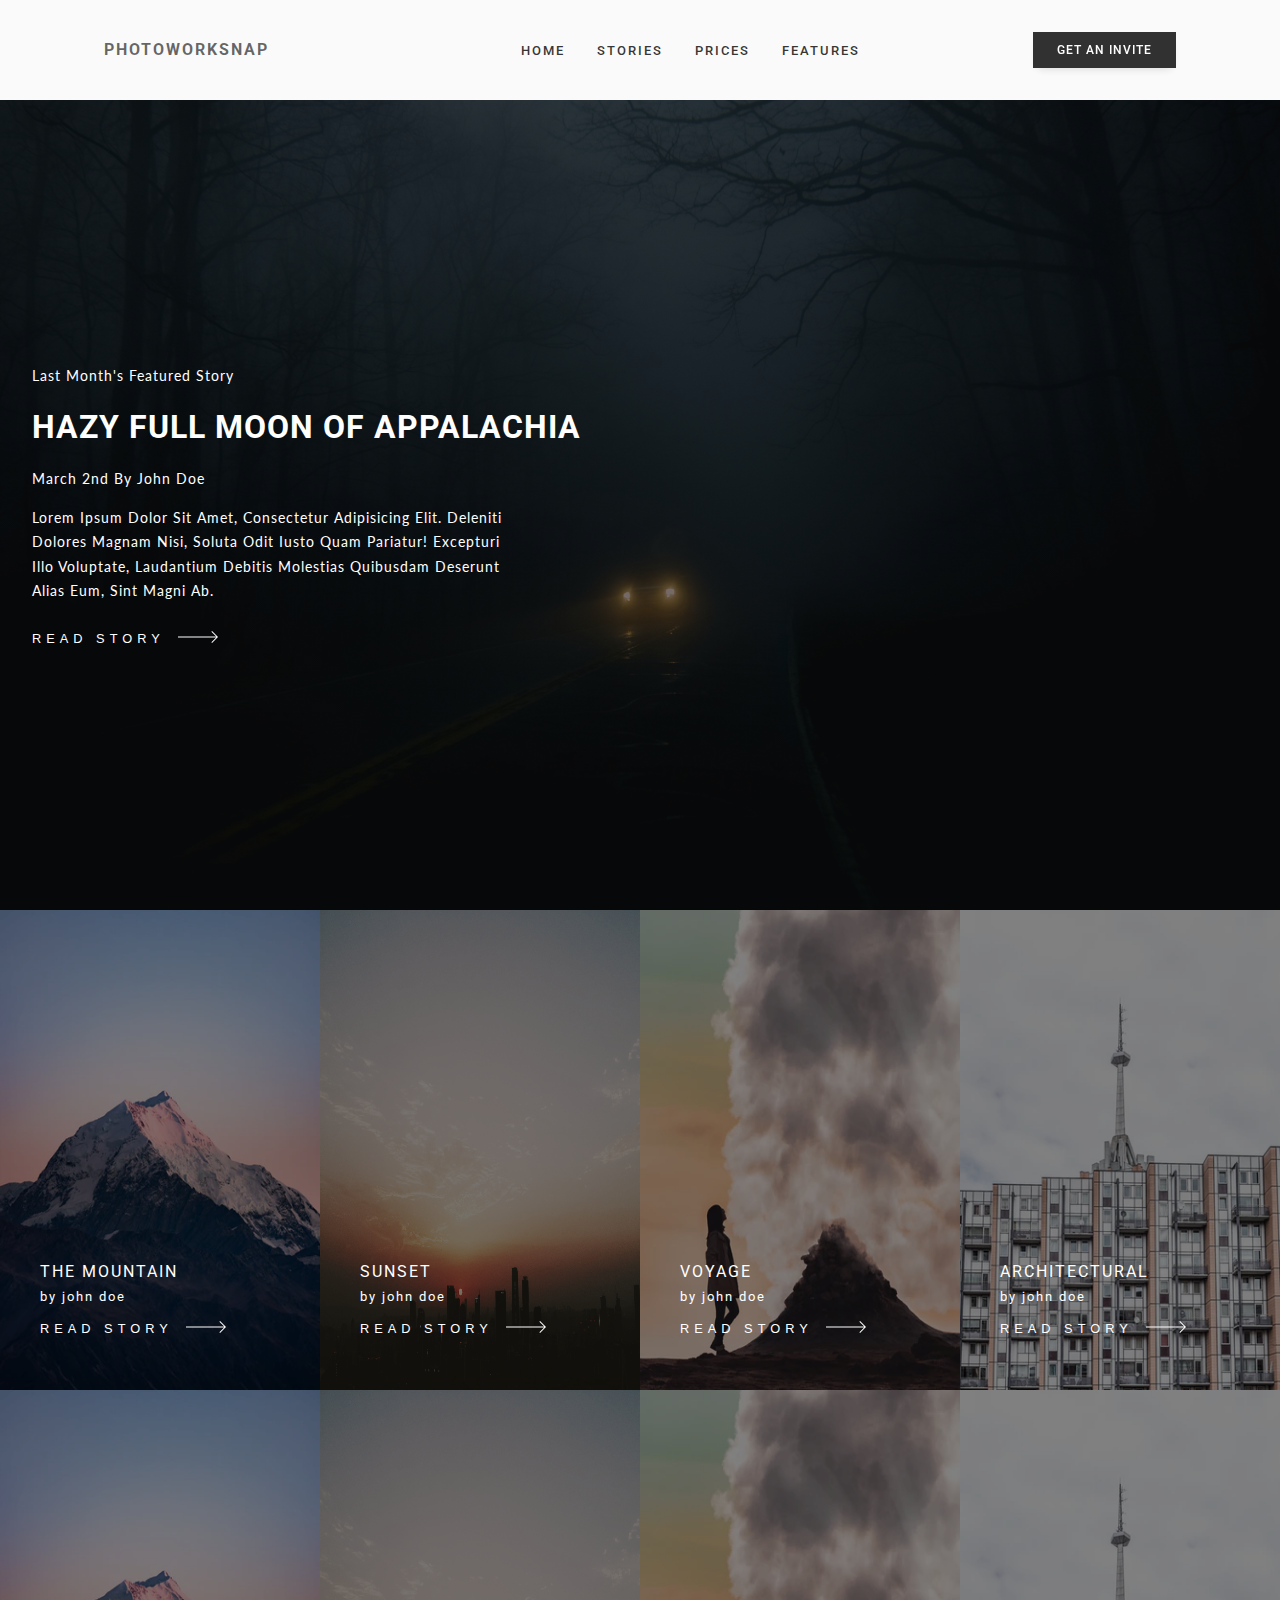
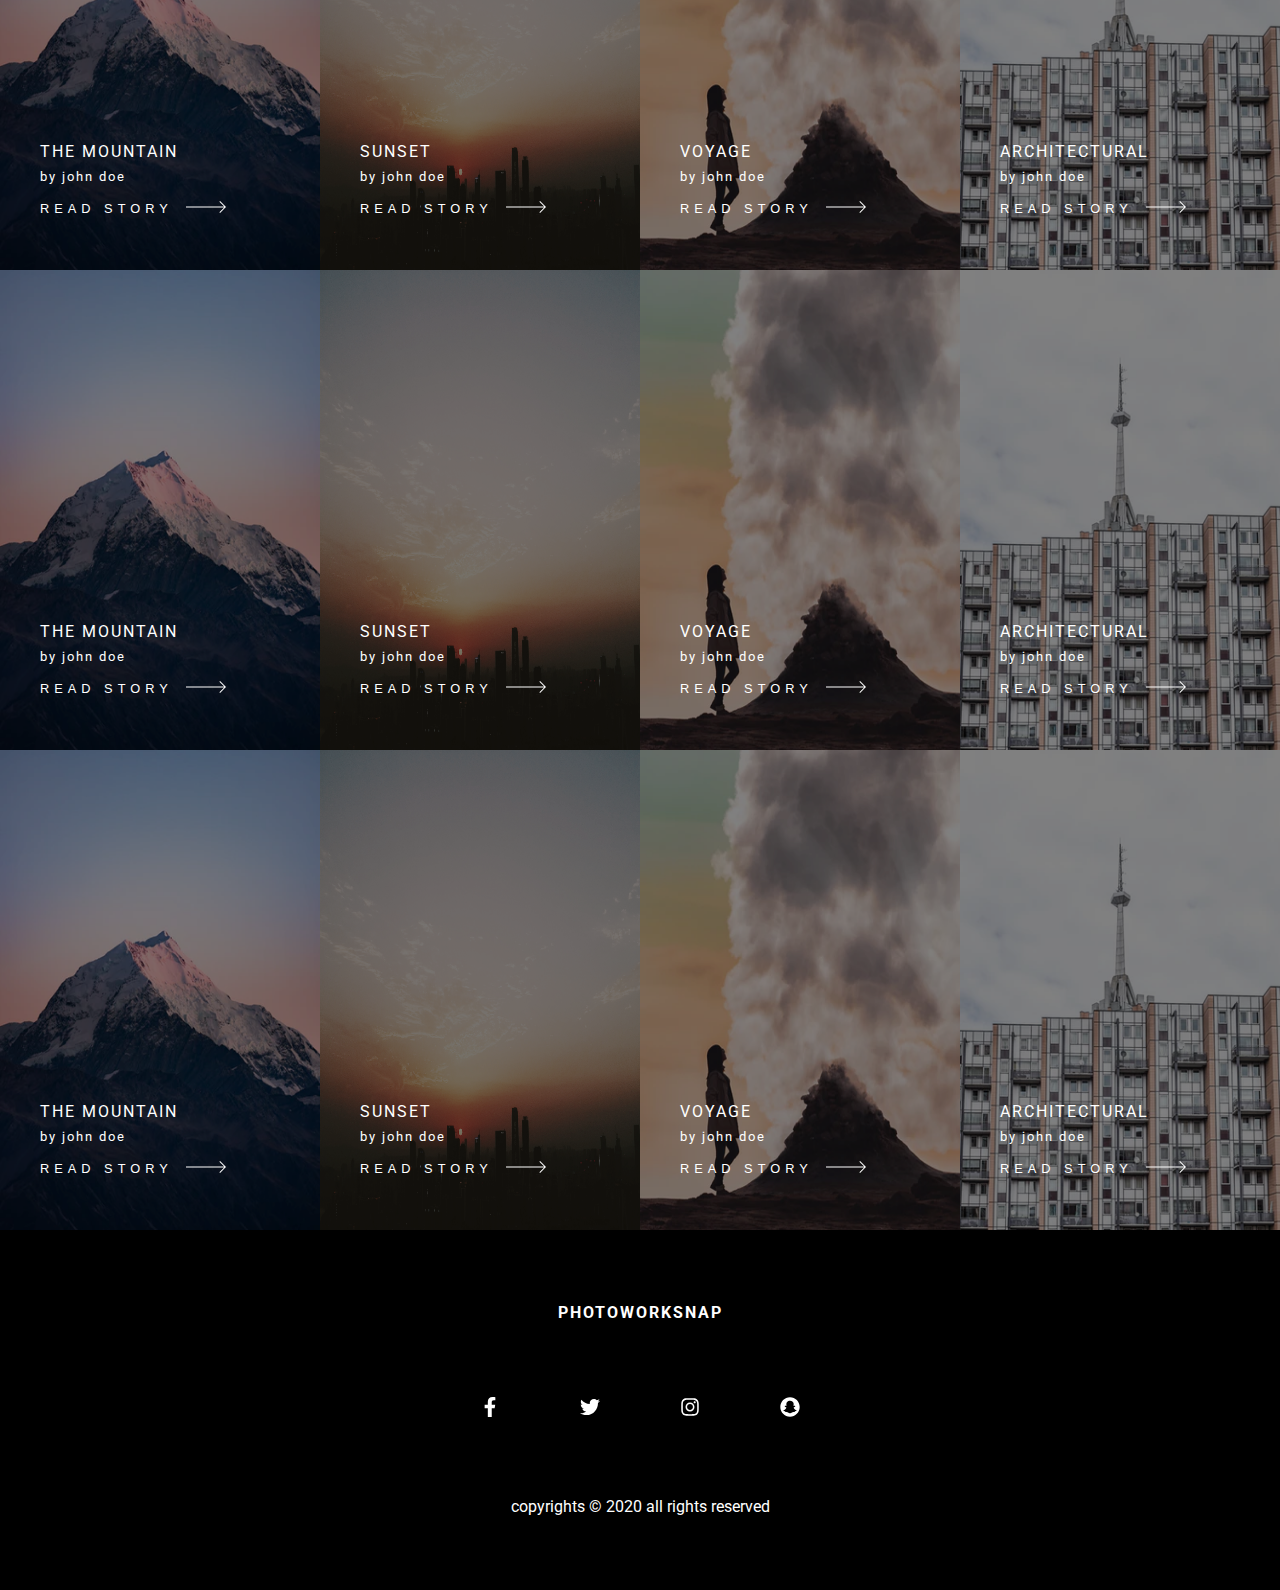
<file: stories.html>
<!DOCTYPE html>
<html lang="en">
<head>
    <meta charset="UTF-8">
    <meta name="viewport" content="width=device-width, initial-scale=1.0">
    <link rel="stylesheet" href="./styles/style.css">
    <title>stories</title>
</head>
<body>
    <header>
        <nav>
            <div class="logo--and--icons">
             <div class="logo">
                 <h1 id="title" aria-label="title-photoWorkSnap">PhotoWorkSnap</h1>
             </div>
 
            <div class="icon--section">
                <button id="hamburger-icon" name="hamburger-nav-icon"><svg width="20" height="14" xmlns="http://www.w3.org/2000/svg"><path d="M20 12v2H0v-2h20zm0-6v2H0V6h20zm0-6v2H0V0h20z" fill="#000" fill-rule="evenodd"/></svg></button>
                <button id="close-icon" name="close-nav-icon">
                 <svg width="16" height="16" xmlns="http://www.w3.org/2000/svg"><path d="M14.364.222l1.414 1.414L9.414 8l6.364 6.364-1.414 1.414L8 9.414l-6.364 6.364-1.414-1.414L6.586 8 .222 1.636 1.636.222 8 6.586 14.364.222z" fill="#000" fill-rule="evenodd" opacity=".201"/></svg>
                </button>
            </div> 
 
            </div>
             <ul id="links" class="nav-links" aria-label="navigation-links">
                 <li><a href="index.html" aria-label="index-page">home</a></li>
                 <li><a href="stories.html" aria-label="stories-page">stories</a></li>
                 <li><a href="prices.html" aria-label="prices -page">prices</a></li>
                 <li><a href="features.html" aria-label="features page">features</a></li>
 
             </ul>
             <button id="invite-button">get an invite</button>
         </nav>
 
        <section class="story--hero--section">
           <article>
            <p>last month's featured story</p>
           </article>
            <h2>hazy full moon of appalachia</h2>
            <article>
                <p>March 2nd by john doe </p>
            </article>
            <article>
                <p>Lorem ipsum dolor sit amet, consectetur adipisicing elit. Deleniti dolores magnam nisi, soluta odit iusto quam pariatur! Excepturi illo voluptate, laudantium debitis molestias quibusdam deserunt alias eum, sint magni ab.</p>
            </article>

            <button class="section--button"  id="read-story" name="read-story">read story<svg width="40" height="12" xmlns="http://www.w3.org/2000/svg"><path d="M34.05 0l5.481 5.527h.008v.008L40 6l-.461.465v.063l-.062-.001L34.049 12l-.662-.668 4.765-4.805H0v-1h38.206l-4.82-4.86L34.05 0z" fill="#fff" fill-rule="nonzero"/></svg></button>

        </section>
    </header>
    <main>
        <section class="pictures stories--pictures">
            <div class="story-1 story">
                <picture>
                    <img src="./image/bg1.webp" alt="" srcset="">
                </picture>
              <div class="overlay">
                  <h3> the mountain</h3>
                  <span>by john doe</span>
                  <button class="section--button"  id="read-story" name="read-story">read story<svg width="40" height="12" xmlns="http://www.w3.org/2000/svg"><path d="M34.05 0l5.481 5.527h.008v.008L40 6l-.461.465v.063l-.062-.001L34.049 12l-.662-.668 4.765-4.805H0v-1h38.206l-4.82-4.86L34.05 0z" fill="#fff" fill-rule="nonzero"/></svg></button>
              </div>
            </div>
            <div class="story-2 story">
                <picture>
                    <img src="./image/b2.jpg" alt="" srcset="">
                </picture>
              <div class="overlay">
                  <h3> sunset</h3>
                  <span>by john doe</span>
                  <button class="section--button"  id="read-story" name="read-story">read story<svg width="40" height="12" xmlns="http://www.w3.org/2000/svg"><path d="M34.05 0l5.481 5.527h.008v.008L40 6l-.461.465v.063l-.062-.001L34.049 12l-.662-.668 4.765-4.805H0v-1h38.206l-4.82-4.86L34.05 0z" fill="#fff" fill-rule="nonzero"/></svg></button>
              </div>
            </div>
  
            <div class="story-3 story">
                <picture>
                    <img src="./image/bg3.webp" alt="" srcset="">
                </picture>
              <div class="overlay">
                  <h3> voyage</h3>
                  <span>by john doe</span>
                  <button class="section--button"  id="read-story" name="read-story">read story<svg width="40" height="12" xmlns="http://www.w3.org/2000/svg"><path d="M34.05 0l5.481 5.527h.008v.008L40 6l-.461.465v.063l-.062-.001L34.049 12l-.662-.668 4.765-4.805H0v-1h38.206l-4.82-4.86L34.05 0z" fill="#fff" fill-rule="nonzero"/></svg></button>
              </div>
            </div>
  
            <div class="story-4 story">
                <picture>
                    <img src="./image/bg4.webp" alt="" srcset="">
                </picture>
              <div class="overlay">
                  
                  <h3> architectural</h3>
                  <span>by john doe</span>
                  <button class="section--button"  id="read-story" name="read-story">read story<svg width="40" height="12" xmlns="http://www.w3.org/2000/svg"><path d="M34.05 0l5.481 5.527h.008v.008L40 6l-.461.465v.063l-.062-.001L34.049 12l-.662-.668 4.765-4.805H0v-1h38.206l-4.82-4.86L34.05 0z" fill="#fff" fill-rule="nonzero"/></svg></button>
              </div>
            </div>
            <div class="story-5 story">
                <picture>
                    <img src="./image/bg1.webp" alt="" srcset="">
                </picture>
              <div class="overlay">
                  <h3> the mountain</h3>
                  <span>by john doe</span>
                  <button class="section--button"  id="read-story" name="read-story">read story<svg width="40" height="12" xmlns="http://www.w3.org/2000/svg"><path d="M34.05 0l5.481 5.527h.008v.008L40 6l-.461.465v.063l-.062-.001L34.049 12l-.662-.668 4.765-4.805H0v-1h38.206l-4.82-4.86L34.05 0z" fill="#fff" fill-rule="nonzero"/></svg></button>
              </div>
            </div>
            <div class="story-6 story">
                <picture>
                    <img src="./image/b2.jpg" alt="" srcset="">
                </picture>
              <div class="overlay">
                  <h3> sunset</h3>
                  <span>by john doe</span>
                  <button class="section--button"  id="read-story" name="read-story">read story<svg width="40" height="12" xmlns="http://www.w3.org/2000/svg"><path d="M34.05 0l5.481 5.527h.008v.008L40 6l-.461.465v.063l-.062-.001L34.049 12l-.662-.668 4.765-4.805H0v-1h38.206l-4.82-4.86L34.05 0z" fill="#fff" fill-rule="nonzero"/></svg></button>
              </div>
            </div>
  
            <div class="story-7 story">
                <picture>
                    <img src="./image/bg3.webp" alt="" srcset="">
                </picture>
              <div class="overlay">
                  <h3> voyage</h3>
                  <span>by john doe</span>
                  <button class="section--button"  id="read-story" name="read-story">read story<svg width="40" height="12" xmlns="http://www.w3.org/2000/svg"><path d="M34.05 0l5.481 5.527h.008v.008L40 6l-.461.465v.063l-.062-.001L34.049 12l-.662-.668 4.765-4.805H0v-1h38.206l-4.82-4.86L34.05 0z" fill="#fff" fill-rule="nonzero"/></svg></button>
              </div>
            </div>
  
            <div class="story-8 story">
                <picture>
                    <img src="./image/bg4.webp" alt="" srcset="">
                </picture>
              <div class="overlay">
                  
                  <h3> architectural</h3>
                  <span>by john doe</span>
                  <button class="section--button"  id="read-story" name="read-story">read story<svg width="40" height="12" xmlns="http://www.w3.org/2000/svg"><path d="M34.05 0l5.481 5.527h.008v.008L40 6l-.461.465v.063l-.062-.001L34.049 12l-.662-.668 4.765-4.805H0v-1h38.206l-4.82-4.86L34.05 0z" fill="#fff" fill-rule="nonzero"/></svg></button>
              </div>
            </div>
            <div class="story-9 story">
                <picture>
                    <img src="./image/bg1.webp" alt="" srcset="">
                </picture>
              <div class="overlay">
                  <h3> the mountain</h3>
                  <span>by john doe</span>
                  <button class="section--button"  id="read-story" name="read-story">read story<svg width="40" height="12" xmlns="http://www.w3.org/2000/svg"><path d="M34.05 0l5.481 5.527h.008v.008L40 6l-.461.465v.063l-.062-.001L34.049 12l-.662-.668 4.765-4.805H0v-1h38.206l-4.82-4.86L34.05 0z" fill="#fff" fill-rule="nonzero"/></svg></button>
              </div>
            </div>
            <div class="story-10 story">
                <picture>
                    <img src="./image/b2.jpg" alt="" srcset="">
                </picture>
              <div class="overlay">
                  <h3> sunset</h3>
                  <span>by john doe</span>
                  <button class="section--button"  id="read-story" name="read-story">read story<svg width="40" height="12" xmlns="http://www.w3.org/2000/svg"><path d="M34.05 0l5.481 5.527h.008v.008L40 6l-.461.465v.063l-.062-.001L34.049 12l-.662-.668 4.765-4.805H0v-1h38.206l-4.82-4.86L34.05 0z" fill="#fff" fill-rule="nonzero"/></svg></button>
              </div>
            </div>
  
            <div class="story-11 story">
                <picture>
                    <img src="./image/bg3.webp" alt="" srcset="">
                </picture>
              <div class="overlay">
                  <h3> voyage</h3>
                  <span>by john doe</span>
                  <button class="section--button"  id="read-story" name="read-story">read story<svg width="40" height="12" xmlns="http://www.w3.org/2000/svg"><path d="M34.05 0l5.481 5.527h.008v.008L40 6l-.461.465v.063l-.062-.001L34.049 12l-.662-.668 4.765-4.805H0v-1h38.206l-4.82-4.86L34.05 0z" fill="#fff" fill-rule="nonzero"/></svg></button>
              </div>
            </div>
  
            <div class="story-12 story">
                <picture>
                    <img src="./image/bg4.webp" alt="" srcset="">
                </picture>
              <div class="overlay">
                  
                  <h3> architectural</h3>
                  <span>by john doe</span>
                  <button class="section--button"  id="read-story" name="read-story">read story<svg width="40" height="12" xmlns="http://www.w3.org/2000/svg"><path d="M34.05 0l5.481 5.527h.008v.008L40 6l-.461.465v.063l-.062-.001L34.049 12l-.662-.668 4.765-4.805H0v-1h38.206l-4.82-4.86L34.05 0z" fill="#fff" fill-rule="nonzero"/></svg></button>
              </div>
            </div>
            <div class="story-13 story">
                <picture>
                    <img src="./image/bg1.webp" alt="" srcset="">
                </picture>
              <div class="overlay">
                  <h3> the mountain</h3>
                  <span>by john doe</span>
                  <button class="section--button"  id="read-story" name="read-story">read story<svg width="40" height="12" xmlns="http://www.w3.org/2000/svg"><path d="M34.05 0l5.481 5.527h.008v.008L40 6l-.461.465v.063l-.062-.001L34.049 12l-.662-.668 4.765-4.805H0v-1h38.206l-4.82-4.86L34.05 0z" fill="#fff" fill-rule="nonzero"/></svg></button>
              </div>
            </div>
            <div class="story-14 story">
                <picture>
                    <img src="./image/b2.jpg" alt="" srcset="">
                </picture>
              <div class="overlay">
                  <h3> sunset</h3>
                  <span>by john doe</span>
                  <button class="section--button"  id="read-story" name="read-story">read story<svg width="40" height="12" xmlns="http://www.w3.org/2000/svg"><path d="M34.05 0l5.481 5.527h.008v.008L40 6l-.461.465v.063l-.062-.001L34.049 12l-.662-.668 4.765-4.805H0v-1h38.206l-4.82-4.86L34.05 0z" fill="#fff" fill-rule="nonzero"/></svg></button>
              </div>
            </div>
  
            <div class="story-15 story">
                <picture>
                    <img src="./image/bg3.webp" alt="" srcset="">
                </picture>
              <div class="overlay">
                  <h3> voyage</h3>
                  <span>by john doe</span>
                  <button class="section--button"  id="read-story" name="read-story">read story<svg width="40" height="12" xmlns="http://www.w3.org/2000/svg"><path d="M34.05 0l5.481 5.527h.008v.008L40 6l-.461.465v.063l-.062-.001L34.049 12l-.662-.668 4.765-4.805H0v-1h38.206l-4.82-4.86L34.05 0z" fill="#fff" fill-rule="nonzero"/></svg></button>
              </div>
            </div>
  
            <div class="story-16 story">
                <picture>
                    <img src="./image/bg4.webp" alt="" srcset="">
                </picture>
              <div class="overlay">
                  
                  <h3> architectural</h3>
                  <span>by john doe</span>
                  <button class="section--button"  id="read-story" name="read-story">read story<svg width="40" height="12" xmlns="http://www.w3.org/2000/svg"><path d="M34.05 0l5.481 5.527h.008v.008L40 6l-.461.465v.063l-.062-.001L34.049 12l-.662-.668 4.765-4.805H0v-1h38.206l-4.82-4.86L34.05 0z" fill="#fff" fill-rule="nonzero"/></svg></button>
              </div>
            </div>
  
          </section>
  
    </main>
    
    
    <footer>
        <h1 id="title" aria-label="title-photoWorkSnap">PhotoWorkSnap</h1>
        <div class="social-media">
         <a href=""><svg xmlns="http://www.w3.org/2000/svg" viewBox="0 0 320 512">
                <!--
                Font Awesome Free 5.15.0 by @fontawesome - https://fontawesome.com
                License - https://fontawesome.com/license/free (Icons: CC BY 4.0, Fonts: SIL OFL 1.1, Code: MIT License)
                -->
                <path d="M279.14 288l14.22-92.66h-88.91v-60.13c0-25.35 12.42-50.06 52.24-50.06h40.42V6.26S260.43 0 225.36 0c-73.22 0-121.08 44.38-121.08 124.72v70.62H22.89V288h81.39v224h100.17V288z"/></svg></a>
        <a href=""><svg xmlns="http://www.w3.org/2000/svg" viewBox="0 0 512 512">
                    <!--
                    Font Awesome Free 5.15.0 by @fontawesome - https://fontawesome.com
                    License - https://fontawesome.com/license/free (Icons: CC BY 4.0, Fonts: SIL OFL 1.1, Code: MIT License)
                    -->
                    <path d="M459.37 151.716c.325 4.548.325 9.097.325 13.645 0 138.72-105.583 298.558-298.558 298.558-59.452 0-114.68-17.219-161.137-47.106 8.447.974 16.568 1.299 25.34 1.299 49.055 0 94.213-16.568 130.274-44.832-46.132-.975-84.792-31.188-98.112-72.772 6.498.974 12.995 1.624 19.818 1.624 9.421 0 18.843-1.3 27.614-3.573-48.081-9.747-84.143-51.98-84.143-102.985v-1.299c13.969 7.797 30.214 12.67 47.431 13.319-28.264-18.843-46.781-51.005-46.781-87.391 0-19.492 5.197-37.36 14.294-52.954 51.655 63.675 129.3 105.258 216.365 109.807-1.624-7.797-2.599-15.918-2.599-24.04 0-57.828 46.782-104.934 104.934-104.934 30.213 0 57.502 12.67 76.67 33.137 23.715-4.548 46.456-13.32 66.599-25.34-7.798 24.366-24.366 44.833-46.132 57.827 21.117-2.273 41.584-8.122 60.426-16.243-14.292 20.791-32.161 39.308-52.628 54.253z"/></svg></a>
           
       <a href=""><svg xmlns="http://www.w3.org/2000/svg" viewBox="0 0 448 512">
        <!--
        Font Awesome Free 5.15.0 by @fontawesome - https://fontawesome.com
        License - https://fontawesome.com/license/free (Icons: CC BY 4.0, Fonts: SIL OFL 1.1, Code: MIT License)
        -->
        <path d="M224.1 141c-63.6 0-114.9 51.3-114.9 114.9s51.3 114.9 114.9 114.9S339 319.5 339 255.9 287.7 141 224.1 141zm0 189.6c-41.1 0-74.7-33.5-74.7-74.7s33.5-74.7 74.7-74.7 74.7 33.5 74.7 74.7-33.6 74.7-74.7 74.7zm146.4-194.3c0 14.9-12 26.8-26.8 26.8-14.9 0-26.8-12-26.8-26.8s12-26.8 26.8-26.8 26.8 12 26.8 26.8zm76.1 27.2c-1.7-35.9-9.9-67.7-36.2-93.9-26.2-26.2-58-34.4-93.9-36.2-37-2.1-147.9-2.1-184.9 0-35.8 1.7-67.6 9.9-93.9 36.1s-34.4 58-36.2 93.9c-2.1 37-2.1 147.9 0 184.9 1.7 35.9 9.9 67.7 36.2 93.9s58 34.4 93.9 36.2c37 2.1 147.9 2.1 184.9 0 35.9-1.7 67.7-9.9 93.9-36.2 26.2-26.2 34.4-58 36.2-93.9 2.1-37 2.1-147.8 0-184.8zM398.8 388c-7.8 19.6-22.9 34.7-42.6 42.6-29.5 11.7-99.5 9-132.1 9s-102.7 2.6-132.1-9c-19.6-7.8-34.7-22.9-42.6-42.6-11.7-29.5-9-99.5-9-132.1s-2.6-102.7 9-132.1c7.8-19.6 22.9-34.7 42.6-42.6 29.5-11.7 99.5-9 132.1-9s102.7-2.6 132.1 9c19.6 7.8 34.7 22.9 42.6 42.6 11.7 29.5 9 99.5 9 132.1s2.7 102.7-9 132.1z"/></svg></a>
       
       <a href=""><svg xmlns="http://www.w3.org/2000/svg" viewBox="0 0 496 512">
        <!--
        Font Awesome Free 5.15.0 by @fontawesome - https://fontawesome.com
        License - https://fontawesome.com/license/free (Icons: CC BY 4.0, Fonts: SIL OFL 1.1, Code: MIT License)
        -->
        <path d="M248 8C111 8 0 119 0 256s111 248 248 248 248-111 248-248S385 8 248 8zm169.5 338.9c-3.5 8.1-18.1 14-44.8 18.2-1.4 1.9-2.5 9.8-4.3 15.9-1.1 3.7-3.7 5.9-8.1 5.9h-.2c-6.2 0-12.8-2.9-25.8-2.9-17.6 0-23.7 4-37.4 13.7-14.5 10.3-28.4 19.1-49.2 18.2-21 1.6-38.6-11.2-48.5-18.2-13.8-9.7-19.8-13.7-37.4-13.7-12.5 0-20.4 3.1-25.8 3.1-5.4 0-7.5-3.3-8.3-6-1.8-6.1-2.9-14.1-4.3-16-13.8-2.1-44.8-7.5-45.5-21.4-.2-3.6 2.3-6.8 5.9-7.4 46.3-7.6 67.1-55.1 68-57.1 0-.1.1-.2.2-.3 2.5-5 3-9.2 1.6-12.5-3.4-7.9-17.9-10.7-24-13.2-15.8-6.2-18-13.4-17-18.3 1.6-8.5 14.4-13.8 21.9-10.3 5.9 2.8 11.2 4.2 15.7 4.2 3.3 0 5.5-.8 6.6-1.4-1.4-23.9-4.7-58 3.8-77.1C183.1 100 230.7 96 244.7 96c.6 0 6.1-.1 6.7-.1 34.7 0 68 17.8 84.3 54.3 8.5 19.1 5.2 53.1 3.8 77.1 1.1.6 2.9 1.3 5.7 1.4 4.3-.2 9.2-1.6 14.7-4.2 4-1.9 9.6-1.6 13.6 0 6.3 2.3 10.3 6.8 10.4 11.9.1 6.5-5.7 12.1-17.2 16.6-1.4.6-3.1 1.1-4.9 1.7-6.5 2.1-16.4 5.2-19 11.5-1.4 3.3-.8 7.5 1.6 12.5.1.1.1.2.2.3.9 2 21.7 49.5 68 57.1 4 1 7.1 5.5 4.9 10.8z"/></svg></a>
       
         </div>
       
         <p> copyrights	&copy; 2020 all rights reserved</p>

    </footer>

    <script src="./js/main.js"></script>
</body>
</html>
</file>
<file: styles/style.css>
@import url("https://fonts.googleapis.com/css2?family=Roboto:wght@300;400;500;700;900&display=swap");
@import url("https://fonts.googleapis.com/css2?family=Lato&display=swap");
:root {
  --alpha: 1;
  --alpha-2: 0.8;
  --alpha-3: 0.6;
  --alpha-4: 0.4;
  --alpha-5: 0.2;
  --fontFw: 200;
  --fontFw-1: 300;
  --fontFw-2: 400;
  --fontFw-3: 500;
  --fontFw-4: 700;
  --fontFw-5: 900;
  --max-width-mob-1: 380px;
  --max-width-mob: 480px;
  --max-width-tab: 780px;
  --max-width-desktop: 900px;
  --max-width-desktop: 1440px;
  --major-white: #ffffff;
  --major-black: #000000;
  --button-pad-1: 1em 2em;
  --button-pad-2: 0.5em 1em;
  --button-pad-3: 0.5em 2em;
  --error: hsl(356, 69%, 56%);
  --success: hsl(163, 72%, 41%);
  --focus: hsl(37, 97%, 70%);
  --Red: hsl(0, 78%, 62%);
  --Cyan: hsl(180, 62%, 55%);
  --Orange: hsl(34, 97%, 64%);
  --Blue: hsl(212, 86%, 64%);
  --Very-dark-desaturated-blue: hsl(238, 29%, 16%);
  --Soft-red: hsl(14, 88%, 65%);
  --Soft-violet: hsl(273, 75%, 66%);
  --Soft-blue: hsl(240, 73%, 65%);
  --Very-dark-grayish-blue: hsl(237, 12%, 33%);
  --Dark-grayish-blue: hsl(240, 6%, 50%);
  --Light-grayish-blue: hsl(240, 5%, 91%);
  --Very-dark-desaturated-blue: hsl(238, 29%, 16%);
  --Soft-red: hsl(14, 88%, 65%);
  --font: 'Kumbh Sans', sans-serif;
  --Soft-violet: hsl(273, 75%, 66%);
  --Soft-blue: hsl(240, 73%, 65%);
  --Very-dark-grayish-blue: hsl(237, 12%, 33%);
  --Dark-grayish-blue: hsl(240, 6%, 50%);
  --Light-grayish-blue: hsl(240, 5%, 91%);
  --Very-Dark-Blue: hsl(234, 12%, 34%);
  --Grayish-Blue: hsl(229, 6%, 66%);
  --Very-Light-Gray: hsl(0, 0%, 98%);
  --blue-1: #9999ff;
  --blue-2: #6666ff;
  --blue-3: #3333ff;
  --blue-4: #0000ff;
  --blue-5: #5640f4;
  --blue-6: #4070f4;
  --red-1: #ff9999;
  --red-2: #ff6666;
  --red-3: #ff3333;
  --red-4: #ff0000;
  --green-1: #99ff99;
  --green-2: #66ff66;
  --green-3: #33ff33;
  --green-4: #00ff00;
  --grey-1: #999999;
  --grey-2: #666666;
  --grey-3: #333333;
  --grey-4: #f3f1fe;
  --grey-5: #d1d1d1;
  --white-1: #fafafa;
  --white-2: #f8f9fb;
  --dark-1: #212121;
  --dark-2: #111111;
}

:root {
  --font: 'Roboto', sans-serif;
  --font-2: 'Lato', sans-serif;
}

* {
  margin: 0;
  padding: 0;
  -webkit-box-sizing: border-box;
          box-sizing: border-box;
}

*::before,
*::after {
  -webkit-box-sizing: border-box;
          box-sizing: border-box;
}

img {
  max-width: 100%;
  display: block;
}

body {
  line-height: 1.5;
  font-family: var(--font);
}

h1 {
  text-transform: capitalize;
  font-size: 2rem;
  letter-spacing: 2px;
  font-family: var(--font);
  font-weight: var(--fontW);
  text-transform: uppercase;
  font-size: 1rem;
  font-weight: var(--fontFw-4);
  color: rgba(0, 0, 0, 0.6);
}

h2 {
  font-size: 1.7rem;
  text-transform: uppercase;
  letter-spacing: 1px;
  margin-bottom: 0.5em;
}

article {
  max-width: var(--max-width-mob);
  font-size: 0.9rem;
  margin-bottom: 1em;
  text-transform: capitalize;
  text-align: left;
  line-height: 1.7;
  font-family: var(--font-2);
  font-weight: var(--fontFw-2);
}

.section--button {
  -webkit-appearance: none;
     -moz-appearance: none;
          appearance: none;
  border: none;
  text-transform: uppercase;
  font-size: 0.8rem;
  letter-spacing: 5px;
  margin-top: 1em;
  font-weight: var(--fontFw-2);
  color: var(--major-white);
  background-color: unset;
  width: 100%;
  cursor: pointer;
  text-align: left;
}

.section--button svg {
  pointer-events: none;
  margin-left: 1em;
}

.section--button svg path {
  fill: var(--major-white);
}

header {
  width: 100%;
  max-width: var(--max-width-mob);
}

nav {
  width: 100%;
  max-width: 480px;
  display: -webkit-box;
  display: -ms-flexbox;
  display: flex;
  -webkit-box-pack: center;
      -ms-flex-pack: center;
          justify-content: center;
  -webkit-box-align: center;
      -ms-flex-align: center;
          align-items: center;
  -webkit-box-pack: justify;
      -ms-flex-pack: justify;
          justify-content: space-between;
  display: flex;
  justify-content: center;
  align-items: center;
  -webkit-box-orient: vertical;
  -webkit-box-direction: normal;
      -ms-flex-direction: column;
          flex-direction: column;
  padding: 1em;
  overflow: hidden;
  background-color: var(--white-1);
}

nav .logo--and--icons {
  width: 100%;
  display: -webkit-box;
  display: -ms-flexbox;
  display: flex;
  -webkit-box-pack: center;
      -ms-flex-pack: center;
          justify-content: center;
  -webkit-box-align: center;
      -ms-flex-align: center;
          align-items: center;
  -webkit-box-pack: justify;
      -ms-flex-pack: justify;
          justify-content: space-between;
}

nav #invite-button {
  display: none;
}

.nav-links {
  width: 100%;
  list-style: none;
  -ms-flex-item-align: start;
      align-self: flex-start;
  margin-top: 1em;
  display: none;
  overflow: hidden;
  -webkit-transition: -webkit-transform 0.5s ease-in;
  transition: -webkit-transform 0.5s ease-in;
  transition: transform 0.5s ease-in;
  transition: transform 0.5s ease-in, -webkit-transform 0.5s ease-in;
}

.nav-links li {
  margin: 1em 0;
}

.nav-links a {
  text-decoration: none;
  font-size: 1rem;
  text-transform: capitalize;
  display: inline-block;
  position: relative;
  font-size: 0.8rem;
  letter-spacing: 2px;
  color: var(--major-black);
}

.nav-links a::after {
  content: '';
  position: absolute;
  top: 0;
  left: 0;
  right: 0;
  border-bottom: 1px solid var(--dark-2);
  -webkit-transition: -webkit-transform 0.5s ease-in;
  transition: -webkit-transform 0.5s ease-in;
  transition: transform 0.5s ease-in;
  transition: transform 0.5s ease-in, -webkit-transform 0.5s ease-in;
  -webkit-transform-origin: 50%;
          transform-origin: 50%;
  -webkit-transform: scaleX(0);
          transform: scaleX(0);
  bottom: -5px;
}

.nav-links a:hover::after {
  -webkit-transform: scaleX(1);
          transform: scaleX(1);
}

.icon--section button {
  -webkit-appearance: none;
     -moz-appearance: none;
          appearance: none;
  border: none;
  background-color: unset;
  cursor: pointer;
}

.icon--section button svg {
  pointer-events: none;
}

.icon--section #close-icon {
  display: none;
}

.hero--image {
  overflow: hidden;
  max-width: 100%;
  width: 500px;
  height: 300px;
}

.hero--image img {
  width: 100%;
  height: 100%;
  -o-object-fit: cover;
     object-fit: cover;
}

.hero--text {
  background-color: var(--major-black);
  color: var(--major-white);
  padding: 1em;
  display: -webkit-box;
  display: -ms-flexbox;
  display: flex;
  -webkit-box-orient: vertical;
  -webkit-box-direction: normal;
      -ms-flex-direction: column;
          flex-direction: column;
  -webkit-box-align: start;
      -ms-flex-align: start;
          align-items: flex-start;
  -webkit-box-pack: start;
      -ms-flex-pack: start;
          justify-content: flex-start;
}

.story--hero--section {
  padding: 2em;
  background: -webkit-gradient(linear, left top, left bottom, from(rgba(0, 0, 0, 0.5)), to(rgba(0, 0, 0, 0.5))), url(../image/bg6.jpg);
  background: linear-gradient(rgba(0, 0, 0, 0.5), rgba(0, 0, 0, 0.5)), url(../image/bg6.jpg);
  background-size: cover;
  background-position: center;
  background-repeat: no-repeat;
  color: var(--major-white);
}

.story--hero--section h2 {
  font-size: 2rem;
}

.story--hero--section article {
  letter-spacing: 1px;
  text-align: left;
}

.hero--section--price .hero--image img {
  -webkit-filter: brightness(60%);
          filter: brightness(60%);
}

main {
  width: 100%;
  max-width: var(--max-width-mob);
}

.stories--section h2 {
  text-align: left;
  margin: 0.5em 0;
  padding: 0 0.5em;
  font-size: 1.8rem;
  font-weight: var(--fontFw-3);
}

.stories--section article {
  margin: 0.5em 0;
  padding: 0 1em;
  color: rgba(0, 0, 0, 0.6);
  font-weight: var(--fontFw-2);
}

.stories--section button {
  margin: 1em 0;
  padding: 0 1em;
  color: var(--major-black);
}

.stories--section button svg path {
  fill: #000000;
}

.design--section h2 {
  text-align: left;
  margin: 0.5em 0;
  padding: 0 0.5em;
  font-size: 1.8rem;
  font-weight: var(--fontFw-3);
}

.design--section article {
  margin: 0.5em 0;
  padding: 0 1em;
  color: rgba(0, 0, 0, 0.6);
  font-weight: var(--fontFw-2);
}

.design--section button {
  margin: 1em 0;
  padding: 0 1em;
  color: var(--major-black);
}

.design--section button svg path {
  fill: #000000;
}

.features {
  display: -ms-grid;
  display: grid;
  -ms-grid-columns: (1fr)[1];
      grid-template-columns: repeat(1, 1fr);
  place-content: center;
  padding: 1em;
  background-color: var(--Very-Light-Gray);
}

.features > section {
  display: -webkit-box;
  display: -ms-flexbox;
  display: flex;
  -webkit-box-pack: center;
      -ms-flex-pack: center;
          justify-content: center;
  -webkit-box-align: center;
      -ms-flex-align: center;
          align-items: center;
  -webkit-box-orient: vertical;
  -webkit-box-direction: normal;
      -ms-flex-direction: column;
          flex-direction: column;
  margin-top: 2em;
}

.features > section article {
  font-weight: 400;
  text-align: center;
  max-width: 280px;
  font-family: var(--font-2);
  font-size: 0.9rem;
  color: rgba(0, 0, 0, 0.6);
}

.features svg {
  width: 50px;
  height: 50px;
  margin-bottom: 1em;
}

.features h3 {
  letter-spacing: 2px;
  text-align: center;
  text-transform: uppercase;
  color: var(--Very-dark-desaturated-blue);
  margin-bottom: 1em;
}

.pictures {
  position: relative;
}

.pictures picture {
  -webkit-filter: brightness(50%);
          filter: brightness(50%);
}

.pictures picture img {
  width: 100%;
  height: 100%;
}

.pictures .story {
  position: relative;
}

.pictures .story .overlay {
  position: absolute;
  bottom: 50px;
  left: 40px;
}

.pictures .story .overlay h3 {
  font-size: 1rem;
  text-transform: uppercase;
  color: var(--major-white);
  letter-spacing: 2px;
  font-weight: var(--fontFw-2);
}

.pictures .story .overlay span {
  color: var(--major-white);
  font-size: 0.8rem;
  letter-spacing: 2px;
}

.stories--pictures {
  display: -ms-grid;
  display: grid;
  height: 100%;
  -ms-grid-columns: (1fr)[1];
      grid-template-columns: repeat(1, 1fr);
}

.container {
  width: 100%;
  max-width: var(--max-width-mob);
  background-color: var(--white-1);
  padding: 4em 2em;
  display: -webkit-box;
  display: -ms-flexbox;
  display: flex;
  -webkit-box-pack: center;
      -ms-flex-pack: center;
          justify-content: center;
  -webkit-box-align: center;
      -ms-flex-align: center;
          align-items: center;
  -webkit-box-orient: vertical;
  -webkit-box-direction: normal;
      -ms-flex-direction: column;
          flex-direction: column;
}

.container .toggle-section {
  display: -webkit-box;
  display: -ms-flexbox;
  display: flex;
  -webkit-box-pack: center;
      -ms-flex-pack: center;
          justify-content: center;
  -webkit-box-align: center;
      -ms-flex-align: center;
          align-items: center;
}

.container .toggle-section label {
  width: 60px;
  height: 25px;
  background-color: var(--grey-4);
  position: relative;
  border-radius: 20px;
  cursor: pointer;
}

.container .toggle-section label #toggle-button {
  -webkit-transition: -webkit-transform 0.5s ease-in;
  transition: -webkit-transform 0.5s ease-in;
  transition: transform 0.5s ease-in;
  transition: transform 0.5s ease-in, -webkit-transform 0.5s ease-in;
  position: absolute;
  width: 20px;
  height: 20px;
  background-color: var(--major-black);
  -webkit-appearance: none;
     -moz-appearance: none;
          appearance: none;
  border: none;
  border-radius: 50%;
  left: 5px;
  top: 2px;
  cursor: pointer;
}

.container .toggle-section h2 {
  margin: 1em;
}

.container h2 {
  font-size: 1rem;
  color: var(--Light-grayish-blue);
}

.container h3 {
  text-transform: capitalize;
  letter-spacing: 2px;
}

.container span {
  display: block;
  font-weight: var(--fontFw-4);
  font-size: 2.5rem;
}

.container button:not(#toggle-button) {
  display: inline-block;
  line-height: 1.5;
  -webkit-appearance: none;
     -moz-appearance: none;
          appearance: none;
  border: none;
  cursor: pointer;
  padding: 0.375em 0.75em;
  font-size: 0.89rem;
  text-transform: capitalize;
  border-radius: 2px;
  letter-spacing: 1px;
  font-family: var(--font);
  text-transform: uppercase;
  font-weight: var(--fontFw-4);
  width: 100%;
  padding: 0.5em 0.75em;
}

.container article {
  font-size: 0.89rem;
  font-weight: 500;
  text-align: center;
  letter-spacing: 0;
  opacity: 0.7;
  font-family: var(--font);
  max-width: 400px;
  padding: 0 0.5em;
}

.container #paynow:not(#middle) {
  background-color: var(--major-black);
  color: var(--major-white);
}

.container .cards {
  display: -ms-grid;
  display: grid;
  -ms-grid-columns: (300px)[1];
      grid-template-columns: repeat(1, 300px);
  grid-auto-rows: 400px;
  gap: 1rem;
}

.container .card {
  background-color: var(--grey-4);
  padding: 1em;
  text-align: center;
  -webkit-box-shadow: 0 5px 10px -5px rgba(0, 0, 0, var(--alpha-5));
          box-shadow: 0 5px 10px -5px rgba(0, 0, 0, var(--alpha-5));
  border-radius: 5px;
  color: var(--Very-dark-desaturated-blue);
}

.container .card:nth-child(2) {
  background-color: var(--major-black);
  color: var(--major-white);
}

.container .card:nth-child(2) button {
  background-color: var(--major-white);
}

.container .card .card-content {
  height: 100%;
  display: -webkit-box;
  display: -ms-flexbox;
  display: flex;
  -webkit-box-orient: vertical;
  -webkit-box-direction: normal;
      -ms-flex-direction: column;
          flex-direction: column;
  -webkit-box-pack: space-evenly;
      -ms-flex-pack: space-evenly;
          justify-content: space-evenly;
}

.container .current {
  color: var(--major-black);
}

.invite {
  height: 30vh;
  width: 100%;
  background-image: -webkit-gradient(linear, left top, left bottom, from(rgba(0, 0, 0, 0.5)), to(rgba(0, 0, 0, 0.5))), url("../image/bg7.jpg");
  background-image: linear-gradient(rgba(0, 0, 0, 0.5), rgba(0, 0, 0, 0.5)), url("../image/bg7.jpg");
  max-width: 480px;
  background-size: cover;
  background-position: center;
  background-repeat: no-repeat;
  display: -webkit-box;
  display: -ms-flexbox;
  display: flex;
  -webkit-box-pack: center;
      -ms-flex-pack: center;
          justify-content: center;
  -webkit-box-align: center;
      -ms-flex-align: center;
          align-items: center;
  -webkit-box-orient: vertical;
  -webkit-box-direction: normal;
      -ms-flex-direction: column;
          flex-direction: column;
}

.invite h2 {
  color: #fafafa;
  font-size: 1.4rem;
}

.invite button {
  width: 50%;
}

.compare {
  max-width: 480px;
  padding: 2em 0;
}

.compare h2 {
  color: rgba(0, 0, 0, 0.9);
  text-align: center;
  margin-bottom: 1em;
}

.compare table {
  border-collapse: collapse;
  background-color: var(--white-1);
  width: 100%;
  height: 100%;
}

.compare table tr:nth-child(even) {
  background-color: var(--grey-4);
}

.compare table tr:hover {
  background-color: #f5f5f5;
}

.compare table th {
  font-weight: 500;
  text-transform: uppercase;
  font-size: 0.8rem;
  background-color: black;
  color: #ffff;
  letter-spacing: 1px;
}

.compare table th,
.compare table td {
  padding: 0.5em;
  border-collapse: collapse;
  border-bottom: 1px solid #ddd;
}

.compare table td {
  width: 100%;
  font-size: 0.8rem;
  text-transform: capitalize;
  color: rgba(0, 0, 0, 0.8);
  border-left: 1px solid #ddd;
  letter-spacing: 1px;
}

.compare table td svg {
  display: block;
  margin: auto;
}

footer {
  height: 40vh;
  max-width: 480px;
  background-color: var(--major-black);
  color: var(--major-white);
  display: -webkit-box;
  display: -ms-flexbox;
  display: flex;
  -webkit-box-pack: center;
      -ms-flex-pack: center;
          justify-content: center;
  -webkit-box-align: center;
      -ms-flex-align: center;
          align-items: center;
  -webkit-box-orient: vertical;
  -webkit-box-direction: normal;
      -ms-flex-direction: column;
          flex-direction: column;
  -webkit-box-pack: space-evenly;
      -ms-flex-pack: space-evenly;
          justify-content: space-evenly;
}

footer .social-media {
  display: -webkit-box;
  display: -ms-flexbox;
  display: flex;
  -webkit-box-pack: center;
      -ms-flex-pack: center;
          justify-content: center;
  -webkit-box-align: center;
      -ms-flex-align: center;
          align-items: center;
  width: 100%;
  -webkit-box-pack: space-evenly;
      -ms-flex-pack: space-evenly;
          justify-content: space-evenly;
}

footer .social-media a:hover {
  -webkit-transform: scale(1.1);
          transform: scale(1.1);
}

footer svg {
  width: 20px;
  height: 20px;
}

footer svg path {
  fill: var(--major-white);
}

footer h1 {
  color: var(--major-white);
}

@media only screen and (min-width: 500px) {
  header {
    max-width: var(--max-width-tab);
  }
  nav {
    max-width: var(--max-width-tab);
  }
  main {
    max-width: var(--max-width-tab);
  }
  .hero--image {
    width: 100%;
    height: 100%;
  }
  .hero--section--home {
    display: -ms-grid;
    display: grid;
    -ms-grid-columns: 300px 1fr;
        grid-template-columns: 300px 1fr;
  }
  .hero--section--home .hero--text {
    -webkit-box-pack: center;
        -ms-flex-pack: center;
            justify-content: center;
    -webkit-box-align: start;
        -ms-flex-align: start;
            align-items: flex-start;
  }
  .hero--section--home .hero--text article {
    max-width: 900px;
  }
  .stories--section {
    display: -ms-grid;
    display: grid;
    -ms-grid-columns: 250px 1fr;
        grid-template-columns: 250px 1fr;
  }
  .stories--section img {
    width: 500px;
    height: 500px;
    -o-object-fit: cover;
       object-fit: cover;
  }
  .stories--section .content {
    display: -webkit-box;
    display: -ms-flexbox;
    display: flex;
    -webkit-box-pack: center;
        -ms-flex-pack: center;
            justify-content: center;
    -webkit-box-align: center;
        -ms-flex-align: center;
            align-items: center;
    -webkit-box-orient: vertical;
    -webkit-box-direction: normal;
        -ms-flex-direction: column;
            flex-direction: column;
    -webkit-box-align: start;
        -ms-flex-align: start;
            align-items: flex-start;
  }
  .stories--section .content article {
    max-width: 900px;
  }
  .design--section {
    display: -ms-grid;
    display: grid;
    -ms-grid-columns: 1fr 250px;
        grid-template-columns: 1fr 250px;
  }
  .design--section img {
    width: 500px;
    height: 500px;
    -o-object-fit: cover;
       object-fit: cover;
  }
  .design--section .content {
    -webkit-box-ordinal-group: 2;
        -ms-flex-order: 1;
            order: 1;
    display: -webkit-box;
    display: -ms-flexbox;
    display: flex;
    -webkit-box-pack: center;
        -ms-flex-pack: center;
            justify-content: center;
    -webkit-box-align: center;
        -ms-flex-align: center;
            align-items: center;
    -webkit-box-orient: vertical;
    -webkit-box-direction: normal;
        -ms-flex-direction: column;
            flex-direction: column;
    -webkit-box-align: start;
        -ms-flex-align: start;
            align-items: flex-start;
  }
  .design--section .content article {
    max-width: 900px;
  }
  .design--section picture {
    -webkit-box-ordinal-group: 3;
        -ms-flex-order: 2;
            order: 2;
  }
  .pictures--home {
    display: -ms-grid;
    display: grid;
    -ms-grid-columns: (1fr)[4];
        grid-template-columns: repeat(4, 1fr);
    font-size: 1rem;
    overflow: hidden;
  }
  .pictures--home button {
    letter-spacing: 0;
  }
  .story--hero--section {
    height: 50vh;
    display: -webkit-box;
    display: -ms-flexbox;
    display: flex;
    -webkit-box-pack: center;
        -ms-flex-pack: center;
            justify-content: center;
    -webkit-box-align: center;
        -ms-flex-align: center;
            align-items: center;
    -webkit-box-orient: vertical;
    -webkit-box-direction: normal;
        -ms-flex-direction: column;
            flex-direction: column;
    -webkit-box-align: start;
        -ms-flex-align: start;
            align-items: flex-start;
  }
  .features {
    height: 500px;
    -ms-grid-columns: (1fr)[3];
        grid-template-columns: repeat(3, 1fr);
    gap: 1rem;
  }
  .features h3 {
    font-size: 0.9rem;
  }
  .stories--pictures {
    overflow: hidden;
    -ms-grid-columns: (1fr)[2];
        grid-template-columns: repeat(2, 1fr);
  }
  .stories--pictures .story {
    overflow: hidden;
  }
  .hero--section--price {
    display: -ms-grid;
    display: grid;
    -ms-grid-columns: 500px 1fr;
        grid-template-columns: 500px 1fr;
  }
  .hero--section--price .hero--image {
    -webkit-box-ordinal-group: 3;
        -ms-flex-order: 2;
            order: 2;
  }
  .hero--section--price .hero--text {
    display: -webkit-box;
    display: -ms-flexbox;
    display: flex;
    -webkit-box-pack: center;
        -ms-flex-pack: center;
            justify-content: center;
    -webkit-box-align: center;
        -ms-flex-align: center;
            align-items: center;
    -webkit-box-orient: vertical;
    -webkit-box-direction: normal;
        -ms-flex-direction: column;
            flex-direction: column;
    -webkit-box-align: start;
        -ms-flex-align: start;
            align-items: flex-start;
    -webkit-box-ordinal-group: 2;
        -ms-flex-order: 1;
            order: 1;
  }
  .hero--section--price .hero--text h2 {
    letter-spacing: 2px;
  }
  .container {
    max-width: var(--max-width-tab);
  }
  .container .compare {
    max-width: var(--max-width-tab);
    margin-top: 2em;
  }
  .container .compare h2 {
    font-size: 1.3rem;
  }
  .container table {
    width: 100%;
    font-size: 1rem;
    height: 500px;
  }
  .container table th {
    padding: 0 2em;
  }
  .invite {
    max-width: var(--max-width-tab);
  }
  .invite button {
    width: 100%;
    text-align: center;
  }
  .hero--section--features {
    display: -ms-grid;
    display: grid;
    -ms-grid-columns: 500px 1fr;
        grid-template-columns: 500px 1fr;
  }
  .hero--section--features .hero--text {
    display: -webkit-box;
    display: -ms-flexbox;
    display: flex;
    -webkit-box-pack: center;
        -ms-flex-pack: center;
            justify-content: center;
    -webkit-box-align: center;
        -ms-flex-align: center;
            align-items: center;
    -webkit-box-orient: vertical;
    -webkit-box-direction: normal;
        -ms-flex-direction: column;
            flex-direction: column;
    -webkit-box-align: start;
        -ms-flex-align: start;
            align-items: flex-start;
  }
  .hero--section--features .hero--text article {
    max-width: 900px;
  }
  .hero--section--features .hero--text h2 {
    letter-spacing: 2px;
  }
  footer {
    max-width: var(--max-width-tab);
  }
  footer .social-media {
    max-width: 480px;
  }
}

@media only screen and (min-width: 800px) {
  body > * {
    max-width: var(--max-width-desktop);
  }
  body nav {
    max-width: var(--max-width-desktop);
  }
  .design--section {
    -ms-grid-columns: 1fr 1fr;
        grid-template-columns: 1fr 1fr;
  }
  .design--section img {
    width: 100%;
    height: 300px;
  }
  .stories--section {
    -ms-grid-columns: 1fr 1fr;
        grid-template-columns: 1fr 1fr;
  }
  .stories--section img {
    width: 100%;
    height: 300px;
  }
  nav {
    -webkit-box-orient: horizontal;
    -webkit-box-direction: normal;
        -ms-flex-direction: row;
            flex-direction: row;
    padding: 2em;
    -ms-flex-pack: distribute;
        justify-content: space-around;
  }
  nav .logo--and--icons {
    width: 20%;
  }
  nav #invite-button {
    display: inline-block;
    padding: 0.75em 2em;
    background-color: var(--major-black);
    color: var(--major-white);
    -webkit-appearance: none;
       -moz-appearance: none;
            appearance: none;
    border: none;
    font-family: var(--font);
    text-transform: uppercase;
    cursor: pointer;
    letter-spacing: 1px;
    line-height: 1.5;
    font-size: 0.75rem;
    font-weight: 500;
    -webkit-box-shadow: 0 5px 10px -5px rgba(0, 0, 0, 0.2);
            box-shadow: 0 5px 10px -5px rgba(0, 0, 0, 0.2);
    -webkit-transition: opacity 0.4s ease-in;
    transition: opacity 0.4s ease-in;
    opacity: 0.8;
  }
  nav #invite-button:hover {
    opacity: 1;
  }
  nav .nav-links {
    display: -webkit-box;
    display: -ms-flexbox;
    display: flex;
    -webkit-box-pack: center;
        -ms-flex-pack: center;
            justify-content: center;
    -webkit-box-align: center;
        -ms-flex-align: center;
            align-items: center;
    margin-top: 0;
    max-width: 400px;
    -ms-flex-item-align: center;
        align-self: center;
    justify-content: center;
    align-items: center;
  }
  nav .nav-links li {
    margin: 0 1em;
  }
  nav .nav-links a {
    text-decoration: none;
    font-size: 1rem;
    text-transform: capitalize;
    display: inline-block;
    position: relative;
    font-size: 0.8rem;
    text-transform: uppercase;
    font-weight: 500;
    letter-spacing: 2px;
    color: rgba(0, 0, 0, 0.8);
    position: relative;
    -webkit-transition: -webkit-transform 0.5s ease-in;
    transition: -webkit-transform 0.5s ease-in;
    transition: transform 0.5s ease-in;
    transition: transform 0.5s ease-in, -webkit-transform 0.5s ease-in;
  }
  nav .nav-links a::after {
    content: '';
    position: absolute;
    top: 0;
    left: 0;
    right: 0;
    border-bottom: 1px solid var(--dark-2);
    -webkit-transition: -webkit-transform 0.5s ease-in;
    transition: -webkit-transform 0.5s ease-in;
    transition: transform 0.5s ease-in;
    transition: transform 0.5s ease-in, -webkit-transform 0.5s ease-in;
    -webkit-transform-origin: 50%;
            transform-origin: 50%;
    -webkit-transform: scaleX(0);
            transform: scaleX(0);
    bottom: 0px;
  }
  nav .nav-links a:hover::after {
    -webkit-transform: scaleX(1);
            transform: scaleX(1);
  }
  nav .icon--section {
    display: none;
  }
  .story--hero--section {
    height: 90vh;
  }
  .stories--pictures {
    -ms-grid-columns: (1fr)[4];
        grid-template-columns: repeat(4, 1fr);
  }
  .container {
    max-width: var(--max-width-desktop);
  }
  .container .cards {
    -ms-grid-columns: (300px)[3];
        grid-template-columns: repeat(3, 300px);
    margin: 1em 0;
  }
  .container .compare {
    width: 100%;
    max-width: 1100px;
  }
  .container .compare table td, .container .compare table th {
    font-size: 1rem;
  }
  .container .compare table tr:nth-child(even) {
    background-color: unset;
  }
  .container .compare table tr:hover {
    background-color: unset;
  }
  .invite {
    max-width: var(--max-width-desktop);
  }
}

.toggle {
  display: block;
}

.show #hamburger-icon {
  display: none;
}

.show #close-icon {
  display: block;
}

.toggle-but {
  -webkit-transform: translateX(150%);
          transform: translateX(150%);
}
/*# sourceMappingURL=style.css.map */
</file>
